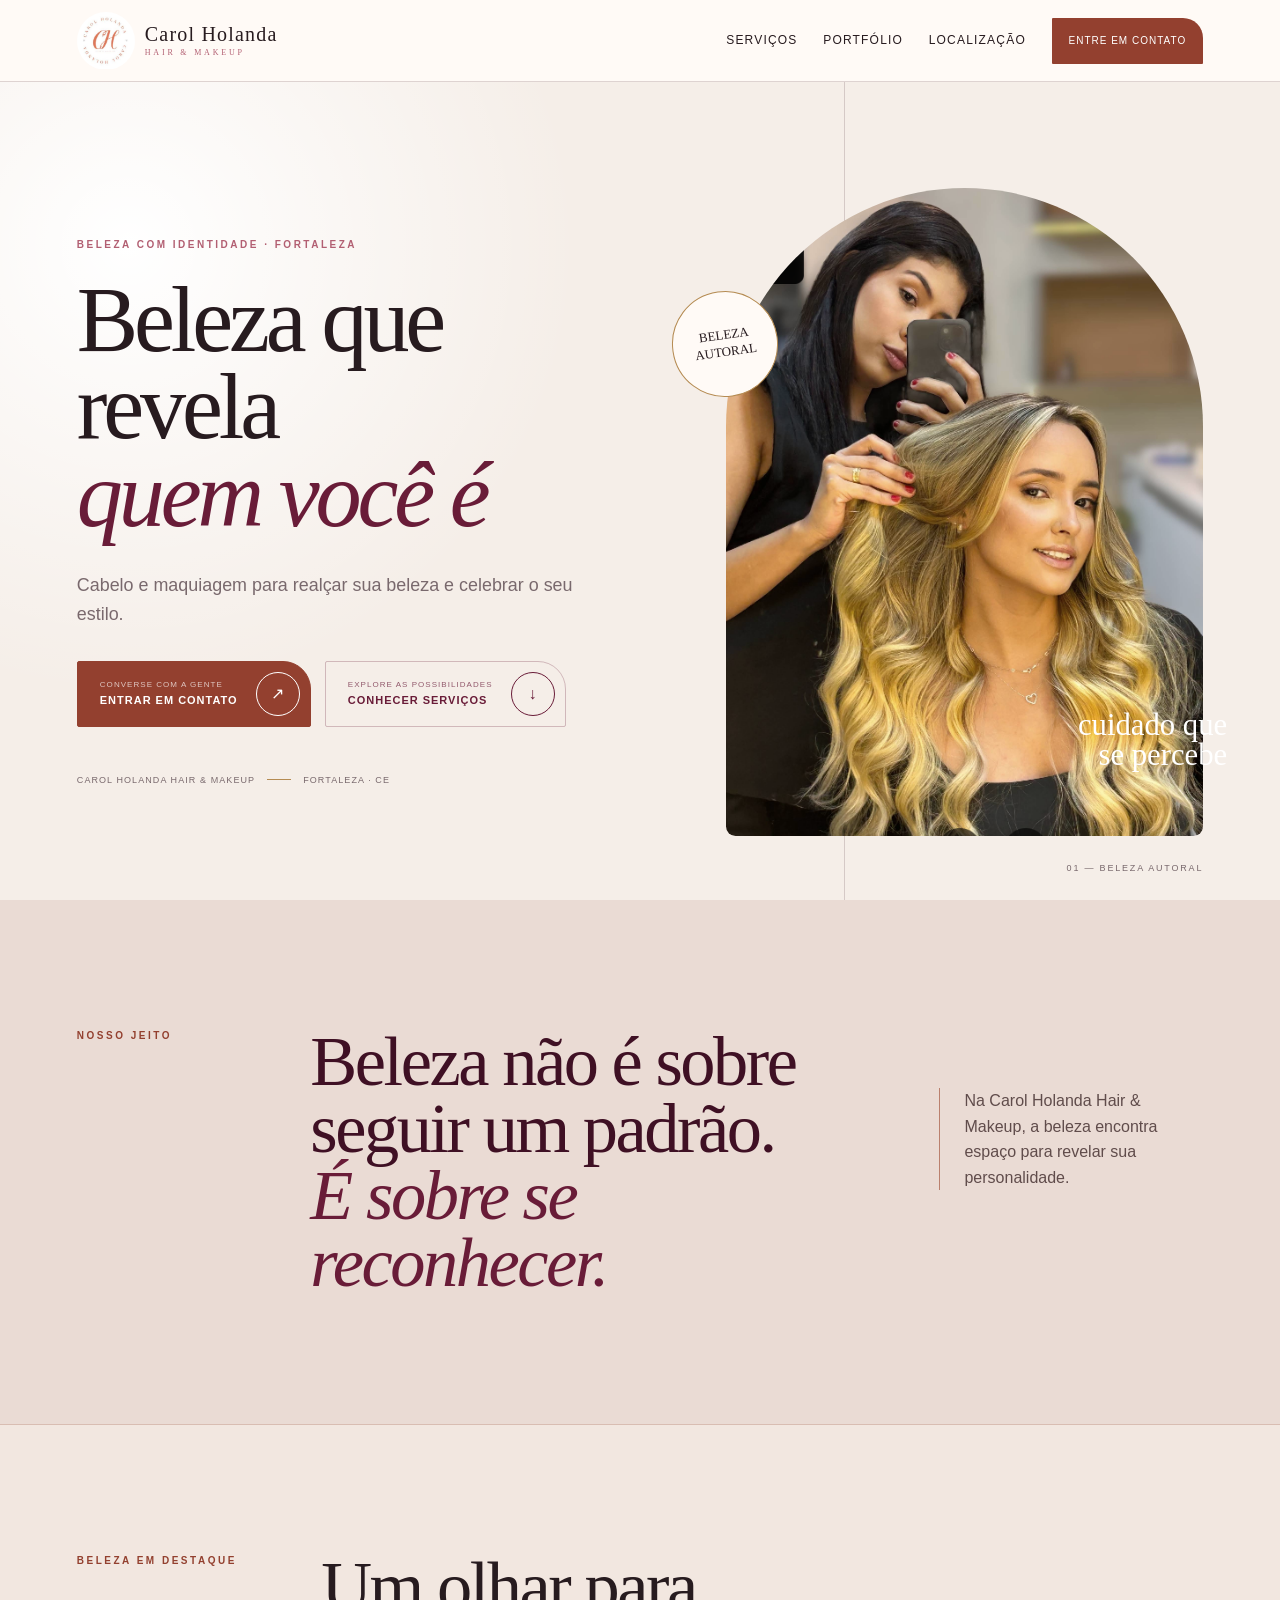
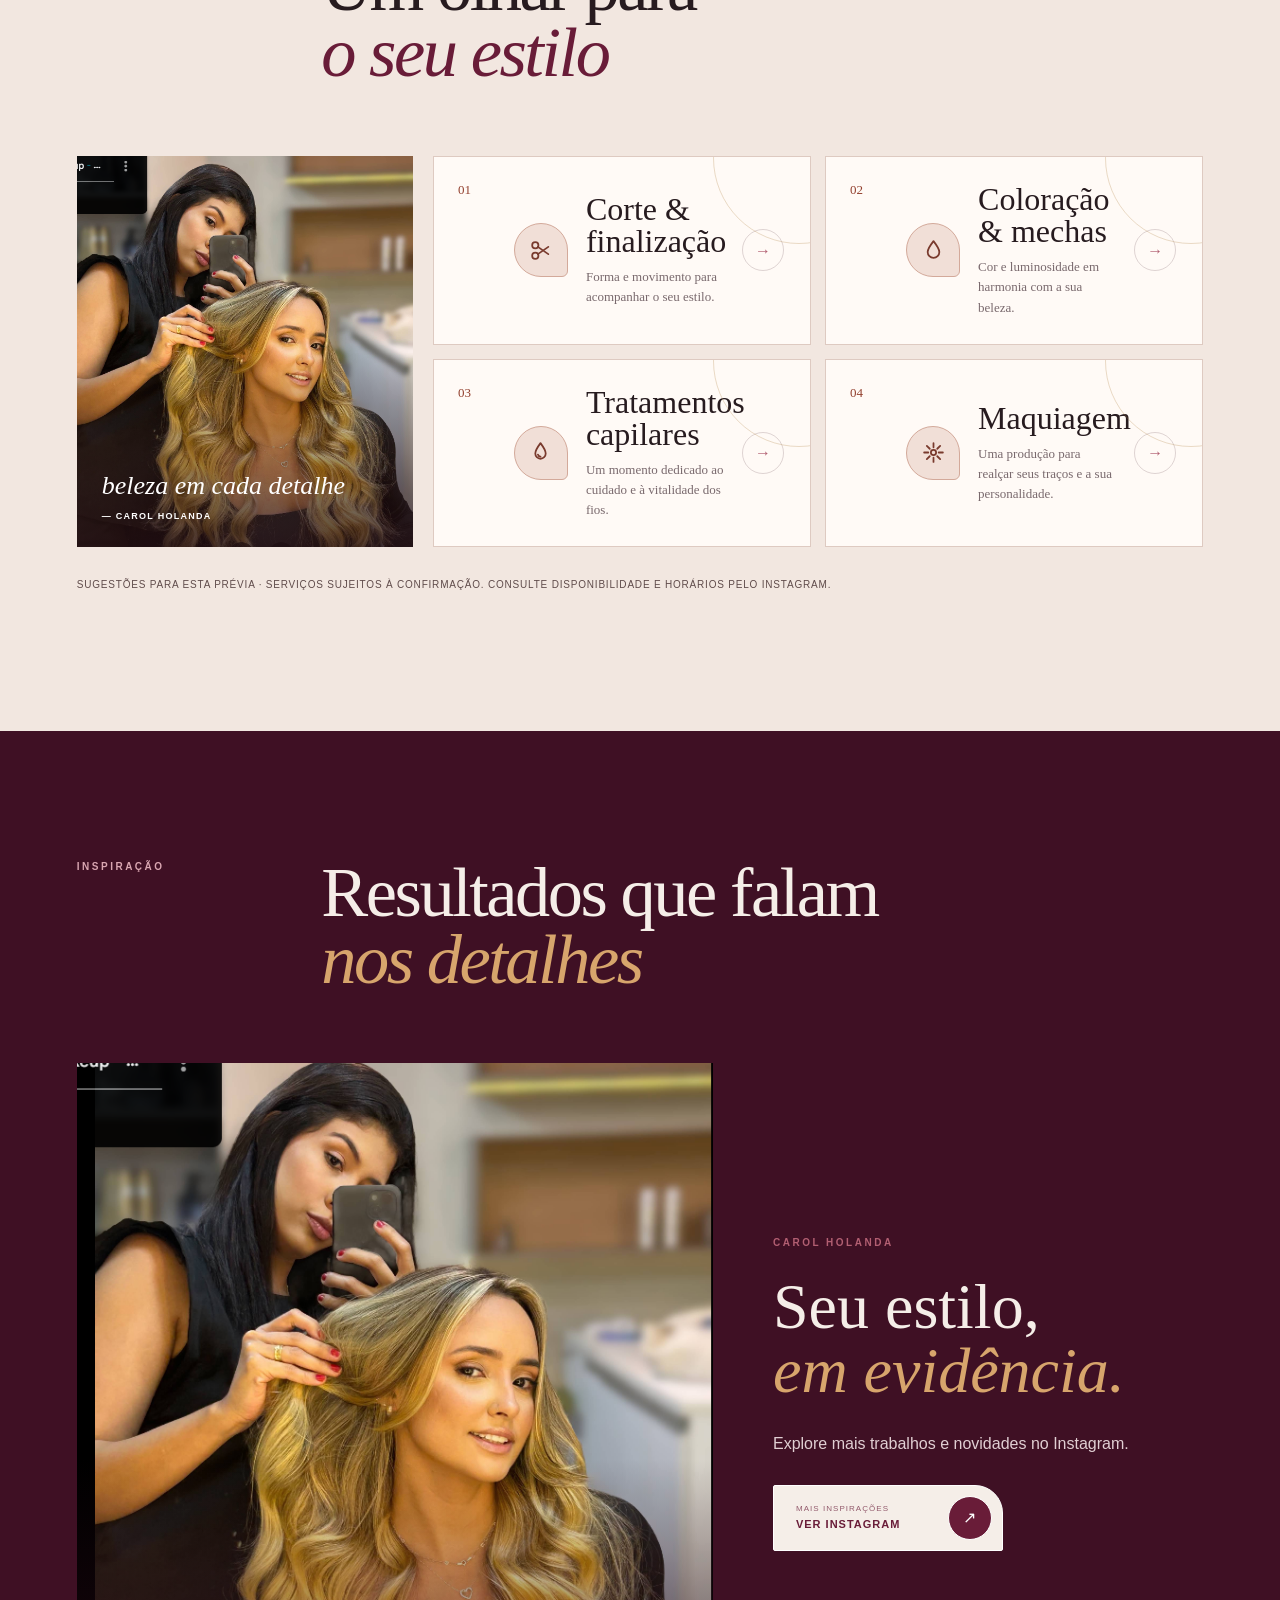
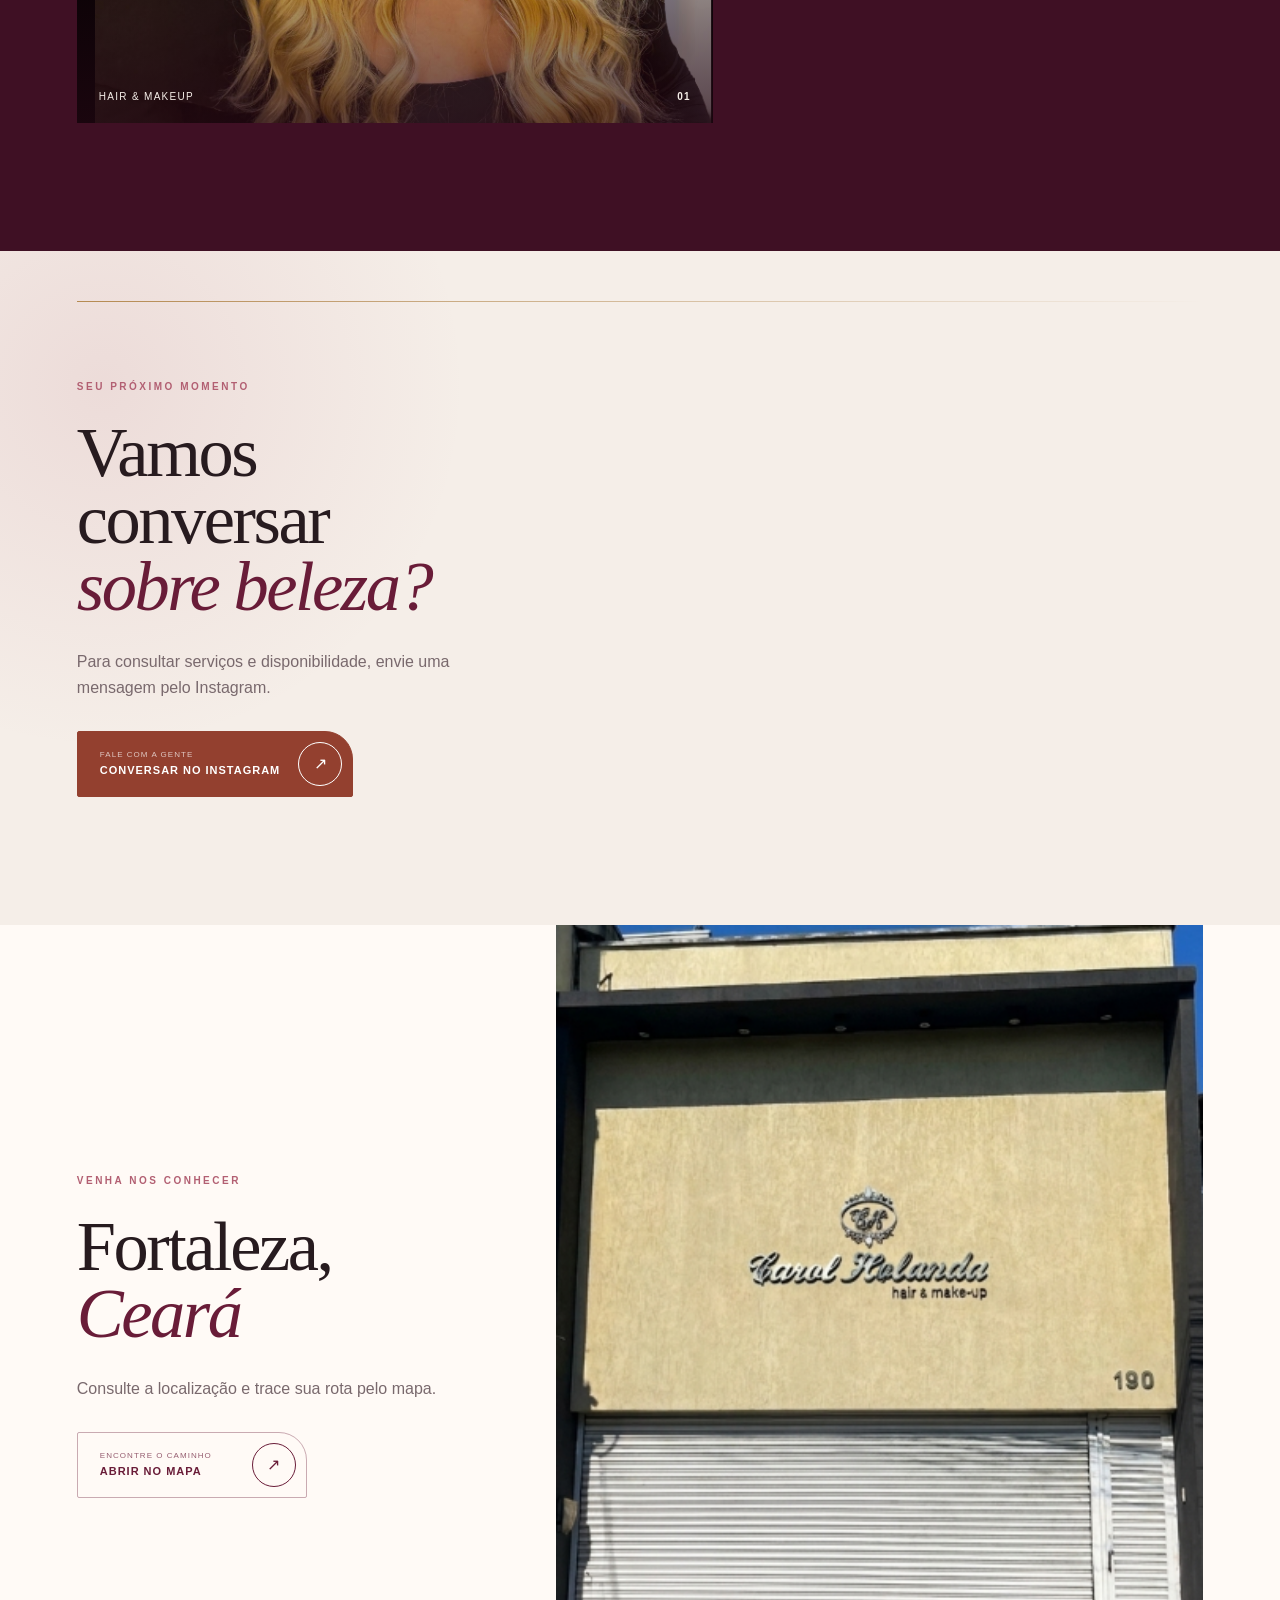
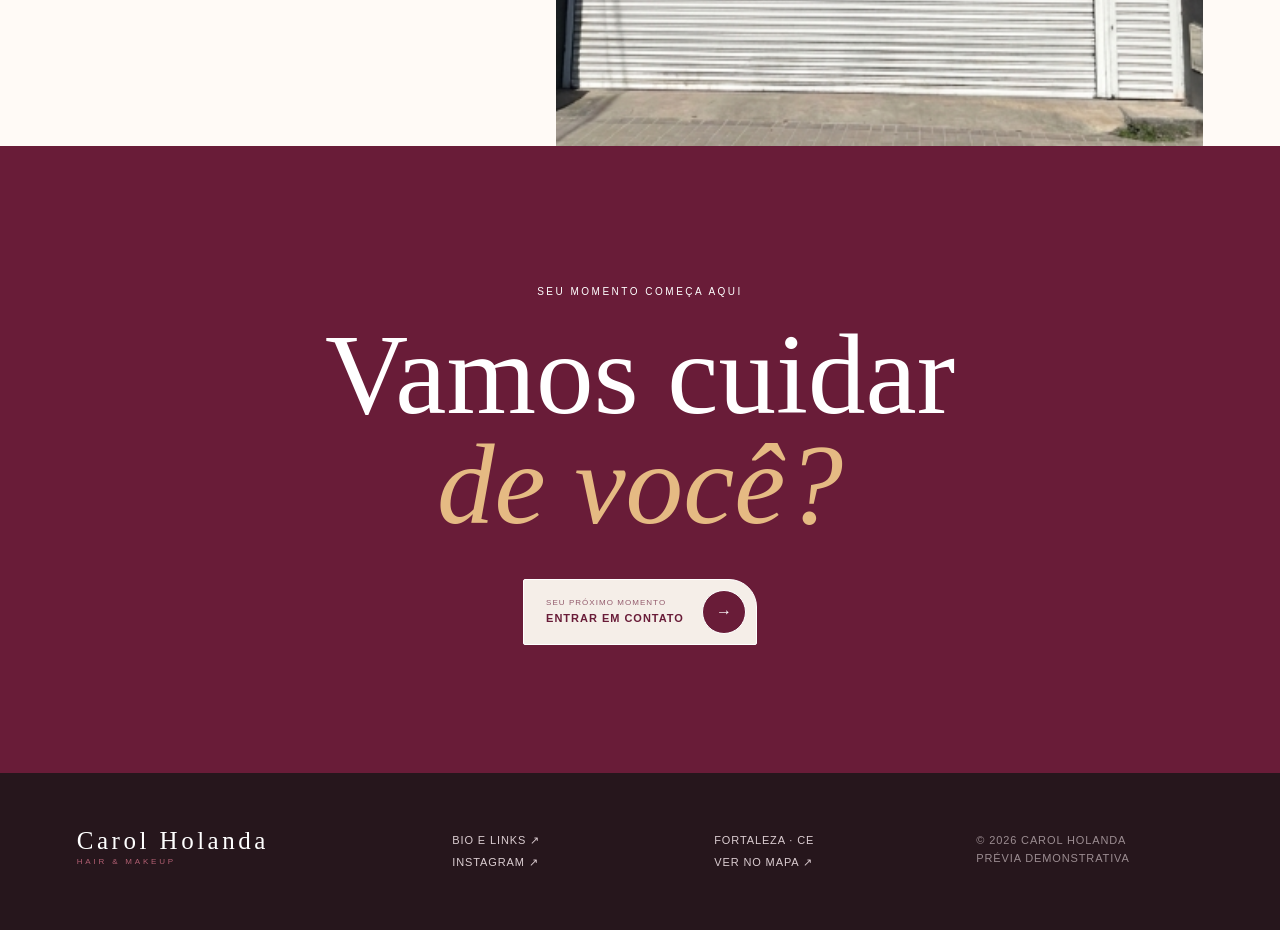
<file: index.html>
<!doctype html>
<html lang="pt-BR" class="no-js"><head><meta charset="utf-8"><meta name="viewport" content="width=device-width,initial-scale=1"><title>Carol Holanda Hair &amp; Makeup | Beleza em Fortaleza</title><meta name="description" content="Conheça Carol Holanda Hair & Makeup em Fortaleza. Inspire-se com o trabalho e entre em contato pelo Instagram."><meta name="robots" content="noindex,nofollow"><link rel="stylesheet" href="styles.css"><script>document.documentElement.classList.replace('no-js','js')</script></head>
<body><a class="skip" href="#conteudo">Ir para o conteúdo</a>
<header class="topbar"><a class="brand brand-logo" href="#inicio" aria-label="Carol Holanda, início"><img src="assets/logo.png" alt=""><span>Carol Holanda<small>hair &amp; makeup</small></span></a><button class="nav-toggle" type="button" aria-expanded="false" aria-controls="menu"><span></span><span></span><span></span><b>Menu</b></button><nav id="menu" class="nav" aria-label="Navegação principal"><a href="#servicos">Serviços</a><a href="#portfolio">Portfólio</a><a href="#localizacao">Localização</a><a class="nav-cta action action-compact" href="#contato"><span>Entre em contato</span></a></nav></header>
<main id="conteudo">
<section id="inicio" class="hero section-anchor"><div class="hero-copy reveal"><p class="eyebrow">beleza com identidade · Fortaleza</p><h1>Beleza que revela<br><em>quem você é</em></h1><p class="hero-lead">Cabelo e maquiagem para realçar sua beleza e celebrar o seu estilo.</p><div class="hero-actions"><a class="action action-primary" href="#contato"><span class="action-copy"><small>Converse com a gente</small><strong>Entrar em contato</strong></span><span class="action-disc" aria-hidden="true">↗</span></a><a class="action action-ghost" href="#servicos"><span class="action-copy"><small>Explore as possibilidades</small><strong>Conhecer serviços</strong></span><span class="action-disc" aria-hidden="true">↓</span></a></div><div class="micro-proof"><span>Carol Holanda Hair &amp; Makeup</span><i></i><span>Fortaleza · CE</span></div></div><div class="hero-art reveal" data-delay="1"><div class="arch"><img src="assets/trabalho.png" alt="Trabalho de cabelo e maquiagem apresentado por Carol Holanda"></div><span class="seal" aria-hidden="true">beleza<br>autoral</span><p>cuidado que<br>se percebe</p></div><p class="hero-index" aria-hidden="true">01 — beleza autoral</p></section>
<section class="statement section-pad reveal" aria-label="Manifesto"><p class="eyebrow">nosso jeito</p><h2>Beleza não é sobre seguir um padrão.<br><em>É sobre se reconhecer.</em></h2><p>Na Carol Holanda Hair &amp; Makeup, a beleza encontra espaço para revelar sua personalidade.</p></section>
<section id="servicos" class="services section-pad section-anchor"><div class="section-head reveal"><p class="eyebrow">beleza em destaque</p><h2>Um olhar para<br><em>o seu estilo</em></h2></div><div class="services-layout"><figure class="services-image reveal"><img src="assets/trabalho.png" alt="Produção de cabelo e maquiagem apresentada por Carol Holanda"><figcaption>beleza em cada detalhe <span>— Carol Holanda</span></figcaption></figure><div class="service-list">
<a class="service reveal" href="#contato"><span class="service-number">01</span><span class="service-icon"><svg class="icon" viewBox="0 0 24 24" aria-hidden="true"><circle cx="7" cy="7" r="3"/><circle cx="7" cy="17" r="3"/><path d="m9.5 8.5 10 7M9.5 15.5l10-7"/></svg></span><span class="service-copy"><h3>Corte &amp; finalização</h3><p>Forma e movimento para acompanhar o seu estilo.</p></span><span class="service-arrow" aria-hidden="true">→</span></a>
<a class="service reveal" href="#contato"><span class="service-number">02</span><span class="service-icon"><svg class="icon" viewBox="0 0 24 24" aria-hidden="true"><path d="M12 3c3.2 4.1 5.6 7.2 5.6 10.5A5.6 5.6 0 0 1 12 19.1a5.6 5.6 0 0 1-5.6-5.6C6.4 10.2 8.8 7.1 12 3Z"/></svg></span><span class="service-copy"><h3>Coloração &amp; mechas</h3><p>Cor e luminosidade em harmonia com a sua beleza.</p></span><span class="service-arrow" aria-hidden="true">→</span></a>
<a class="service reveal" href="#contato"><span class="service-number">03</span><span class="service-icon"><svg class="icon" viewBox="0 0 24 24" aria-hidden="true"><path d="M12 3c3 4 5 7 5 10a5 5 0 0 1-10 0c0-3 2-6 5-10Z"/><path d="M9.5 14c.4 1.3 1.3 2 2.5 2"/></svg></span><span class="service-copy"><h3>Tratamentos capilares</h3><p>Um momento dedicado ao cuidado e à vitalidade dos fios.</p></span><span class="service-arrow" aria-hidden="true">→</span></a>
<a class="service reveal" href="#contato"><span class="service-number">04</span><span class="service-icon"><svg class="icon" viewBox="0 0 24 24" aria-hidden="true"><path d="M12 3v4m0 10v4M3 12h4m10 0h4M5.6 5.6l2.8 2.8m7.2 7.2 2.8 2.8m0-12.8-2.8 2.8m-7.2 7.2-2.8 2.8"/><circle cx="12" cy="12" r="2.5"/></svg></span><span class="service-copy"><h3>Maquiagem</h3><p>Uma produção para realçar seus traços e a sua personalidade.</p></span><span class="service-arrow" aria-hidden="true">→</span></a></div></div><p class="note">Sugestões para esta prévia · serviços sujeitos à confirmação. Consulte disponibilidade e horários pelo Instagram.</p></section>
<section id="portfolio" class="portfolio section-pad section-anchor"><div class="section-head light reveal"><p class="eyebrow">inspiração</p><h2>Resultados que falam<br><em>nos detalhes</em></h2></div><div class="gallery single-gallery"><figure class="tall reveal"><img src="assets/trabalho.png" alt="Produção de cabelo e maquiagem apresentada por Carol Holanda"><figcaption><span>hair &amp; makeup</span><b>01</b></figcaption></figure><div class="gallery-copy reveal"><p class="eyebrow">carol holanda</p><h3>Seu estilo,<br><em>em evidência.</em></h3><p>Explore mais trabalhos e novidades no Instagram.</p><a class="action action-pale" href="https://www.instagram.com/carolholandahairemakeup?igsh=ZHBmbGwwZTVjemRi" target="_blank" rel="noopener noreferrer"><span class="action-copy"><small>Mais inspirações</small><strong>Ver Instagram</strong></span><span class="action-disc" aria-hidden="true">↗</span></a></div></div></section>
<section id="contato" class="booking section-pad section-anchor"><div class="booking-intro reveal"><p class="eyebrow">seu próximo momento</p><h2>Vamos conversar<br><em>sobre beleza?</em></h2><p>Para consultar serviços e disponibilidade, envie uma mensagem pelo Instagram.</p><a class="action action-primary" href="https://www.instagram.com/carolholandahairemakeup?igsh=ZHBmbGwwZTVjemRi" target="_blank" rel="noopener noreferrer"><span class="action-copy"><small>Fale com a gente</small><strong>Conversar no Instagram</strong></span><span class="action-disc" aria-hidden="true">↗</span></a></div></section>
<section id="localizacao" class="location section-pad section-anchor"><div class="location-card reveal"><p class="eyebrow">venha nos conhecer</p><h2>Fortaleza,<br><em>Ceará</em></h2><p>Consulte a localização e trace sua rota pelo mapa.</p><a class="action action-secondary" href="https://maps.app.goo.gl/RbHvqsoFSXN27ott5" target="_blank" rel="noopener noreferrer"><span class="action-copy"><small>Encontre o caminho</small><strong>Abrir no mapa</strong></span><span class="action-disc" aria-hidden="true">↗</span></a></div><div class="location-photo reveal"><img src="assets/fachada.png" alt="Fachada da Carol Holanda Hair &amp; Makeup"></div></section>
<section class="closing section-pad reveal"><p>seu momento começa aqui</p><h2>Vamos cuidar<br><em>de você?</em></h2><a class="action action-pale" href="#contato"><span class="action-copy"><small>Seu próximo momento</small><strong>Entrar em contato</strong></span><span class="action-disc" aria-hidden="true">→</span></a></section></main>
<footer><a class="brand footer-brand" href="#inicio"><span>Carol Holanda</span><small>hair &amp; makeup</small></a><div><p><a href="bio.html">Bio e links ↗</a></p><p><a href="https://www.instagram.com/carolholandahairemakeup?igsh=ZHBmbGwwZTVjemRi" target="_blank" rel="noopener noreferrer">Instagram ↗</a></p></div><div><p>Fortaleza · CE</p><p><a href="https://maps.app.goo.gl/RbHvqsoFSXN27ott5" target="_blank" rel="noopener noreferrer">Ver no mapa ↗</a></p></div><p class="legal">© <span id="year"></span> Carol Holanda<br>Prévia demonstrativa</p></footer><script src="script.js"></script></body></html>
</file>
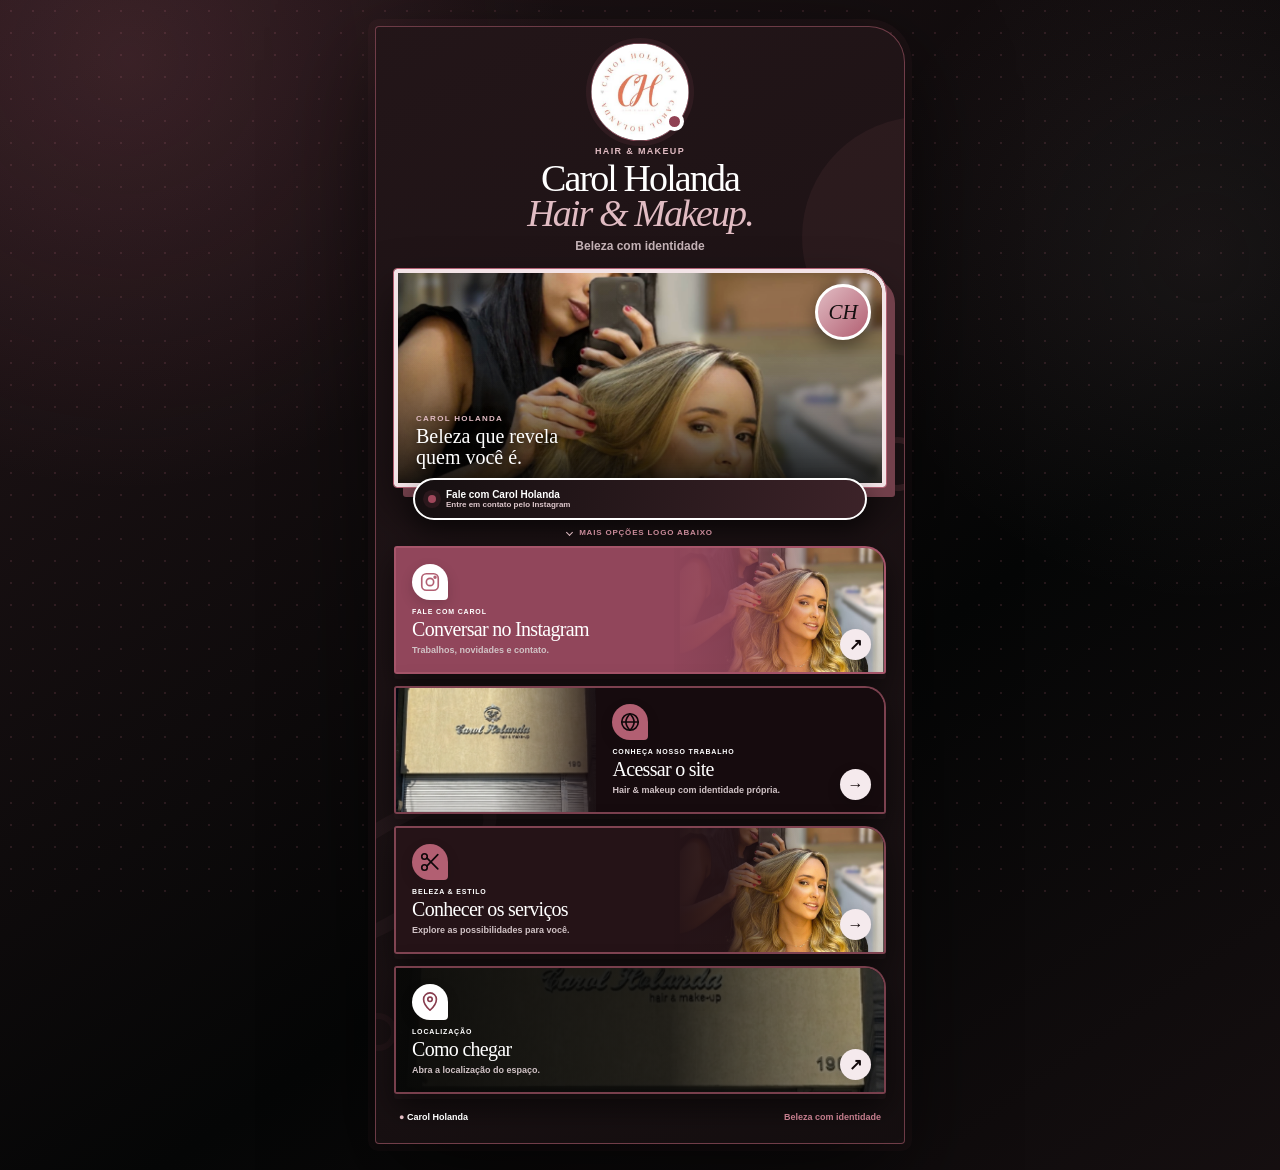
<file: bio.html>
<!doctype html><html lang="pt-BR"><head>
<meta charset="utf-8"><meta name="viewport" content="width=device-width,initial-scale=1">
<title>Carol Holanda | Links e atendimento</title>
<meta name="description" content="Carol Holanda: contatos, serviços e links oficiais.">
<meta name="robots" content="noindex,nofollow,noarchive"><meta name="theme-color" content="#0c0c0d">
<link rel="stylesheet" href="bio.css?v=bio-padrao-20261106-1"><script>document.documentElement.classList.add('bio-js')</script>
</head><body>
<div class="scene" aria-hidden="true"><i></i><i></i><i></i></div>
<main class="bio-wrap"><section class="bio-device" aria-labelledby="bio-title">
  <span class="orbit orbit-one" aria-hidden="true"></span><span class="orbit orbit-two" aria-hidden="true"></span>
  <header class="bio-header">
    <div class="brand-mark"><span aria-hidden="true"></span><img src="https://thiagorevolutio-coder.github.io/previa-carol-holanda/assets/logo.png" alt="Carol Holanda" width="180" height="180"><i aria-hidden="true"></i></div>
    <p>HAIR &amp; MAKEUP</p><h1 id="bio-title">Carol Holanda<br><em>Hair & Makeup.</em></h1><span>Beleza com identidade</span>
  </header>
  <figure class="bio-media"><img src="https://thiagorevolutio-coder.github.io/previa-carol-holanda/assets/trabalho.png" alt="Carol Holanda — imagem da empresa" width="960" height="720"><figcaption><small>CAROL HOLANDA</small><strong>Beleza que revela<br>quem você é.</strong></figcaption><b aria-hidden="true">CH</b></figure>
  <div class="quick-note"><span aria-hidden="true"></span><strong>Fale com Carol Holanda</strong><small>Entre em contato pelo Instagram</small></div>
  <p class="scroll-cue"><span aria-hidden="true"></span>Mais opções logo abaixo</p>
  <nav class="bio-links" aria-label="Links de Carol Holanda">
    <a class="bio-link contact-primary instagram-link" href="https://www.instagram.com/carolholandahairemakeup/" target="_blank" rel="noopener noreferrer" style="--card-image:url('https://thiagorevolutio-coder.github.io/previa-carol-holanda/assets/trabalho.png')"><span class="link-icon" aria-hidden="true"><svg viewBox="0 0 24 24"><rect x="3" y="3" width="18" height="18" rx="5"/><circle cx="12" cy="12" r="4"/><circle class="dot" cx="17.5" cy="6.7" r="1"/></svg></span><span class="link-copy"><small>FALE COM CAROL</small><strong>Conversar no Instagram</strong><em>Trabalhos, novidades e contato.</em></span><b class="link-arrow" aria-hidden="true">↗</b></a>
    <a class="bio-link site-link" href="index.html" style="--card-image:url('https://thiagorevolutio-coder.github.io/previa-carol-holanda/assets/fachada.png')"><span class="link-icon" aria-hidden="true"><svg viewBox="0 0 24 24"><circle cx="12" cy="12" r="9"/><path d="M3 12h18M12 3c3 3.2 4.5 6.2 4.5 9S15 17.8 12 21M12 3C9 6.2 7.5 9.2 7.5 12S9 17.8 12 21"/></svg></span><span class="link-copy"><small>CONHEÇA NOSSO TRABALHO</small><strong>Acessar o site</strong><em>Hair &amp; makeup com identidade própria.</em></span><b class="link-arrow" aria-hidden="true">→</b></a>
    <a class="bio-link services-link" href="index.html#servicos" style="--card-image:url('https://thiagorevolutio-coder.github.io/previa-carol-holanda/assets/trabalho.png')"><span class="link-icon" aria-hidden="true"><svg viewBox="0 0 24 24"><circle cx="6" cy="6" r="3"/><circle cx="6" cy="18" r="3"/><path d="m8.5 7.5 12 12M8.5 16.5 20.5 4"/></svg></span><span class="link-copy"><small>BELEZA &amp; ESTILO</small><strong>Conhecer os serviços</strong><em>Explore as possibilidades para você.</em></span><b class="link-arrow" aria-hidden="true">→</b></a>
    <a class="bio-link maps-link" href="https://maps.app.goo.gl/RbHvqsoFSXN27ott5" target="_blank" rel="noopener noreferrer" style="--card-image:url('https://thiagorevolutio-coder.github.io/previa-carol-holanda/assets/fachada.png')"><span class="link-icon" aria-hidden="true"><svg viewBox="0 0 24 24"><path d="M12 21s7-6.1 7-12a7 7 0 1 0-14 0c0 5.9 7 12 7 12Z"/><circle cx="12" cy="9" r="2.4"/></svg></span><span class="link-copy"><small>LOCALIZAÇÃO</small><strong>Como chegar</strong><em>Abra a localização do espaço.</em></span><b class="link-arrow" aria-hidden="true">↗</b></a>
  </nav>
  <footer class="bio-footer"><span><b aria-hidden="true">●</b> Carol Holanda</span><span>Beleza com identidade</span></footer>
</section></main><script src="bio.js?v=bio-padrao-20261106-1"></script></body></html>
</file>
<file: styles.css>
:root{--wine:#691c38;--wine-dark:#3f1024;--rose:#b25f72;--cream:#f5eee8;--paper:#fffaf6;--ink:#271b1f;--muted:#79696d;--gold:#b58b52;--green:#1f9d58;--line:rgba(76,35,48,.18);--serif:"Bodoni 72","Bodoni MT","Times New Roman",serif;--sans:"Avenir Next",Avenir,"Segoe UI",Arial,sans-serif;--pad:clamp(24px,6vw,96px)}
*{box-sizing:border-box}html{scroll-behavior:smooth;scroll-padding-top:92px}body{margin:0;background:var(--paper);color:var(--ink);font-family:var(--sans);font-size:16px;line-height:1.6;overflow-x:hidden}img{display:block;width:100%;height:100%;object-fit:cover}a{color:inherit;text-decoration:none}button,input{font:inherit}.skip{position:fixed;left:12px;top:-80px;z-index:100;background:var(--ink);color:#fff;padding:12px 18px}.skip:focus{top:12px}.section-anchor{scroll-margin-top:86px}.section-pad{padding:clamp(80px,10vw,150px) var(--pad)}
.topbar{height:82px;padding:0 var(--pad);display:flex;align-items:center;justify-content:space-between;border-bottom:1px solid var(--line);background:rgba(255,250,246,.94);backdrop-filter:blur(14px);position:sticky;top:0;z-index:50}.brand{display:inline-flex;flex-direction:column;line-height:1}.brand span{font-family:var(--serif);font-size:25px;letter-spacing:.14em}.brand small{margin-top:5px;font-size:8px;letter-spacing:.35em;text-transform:uppercase;color:var(--rose)}.nav{display:flex;align-items:center;gap:clamp(18px,2vw,36px)}.nav>a{font-size:12px;text-transform:uppercase;letter-spacing:.1em}.nav>a:not(.nav-cta){position:relative}.nav>a:not(.nav-cta):after{content:"";position:absolute;left:0;bottom:-5px;width:0;height:1px;background:var(--wine);transition:width .25s}.nav>a:hover:after{width:100%}.nav-cta{border:1px solid var(--wine);padding:12px 18px}.nav-toggle{display:none;border:0;background:transparent;color:var(--ink);padding:10px;min-width:48px;min-height:48px}.nav-toggle span{display:block;width:24px;height:1px;background:currentColor;margin:5px}.nav-toggle b{position:absolute;width:1px;height:1px;overflow:hidden}
.hero{min-height:calc(100svh - 82px);padding:clamp(56px,7vw,100px) var(--pad) 48px;display:grid;grid-template-columns:1.08fr .92fr;gap:7vw;align-items:center;position:relative;background:radial-gradient(circle at 10% 20%,#fff 0,transparent 34%),var(--cream)}.hero:before{content:"";position:absolute;top:0;right:34%;width:1px;height:100%;background:var(--line)}.eyebrow{text-transform:uppercase;letter-spacing:.25em;font-size:10px;font-weight:600;color:var(--rose);margin:0 0 24px}.hero h1,.section-head h2,.statement h2,.team h2,.booking h2,.location h2,.closing h2{font-family:var(--serif);font-weight:400;line-height:.95;margin:0}.hero h1{font-size:clamp(58px,7.2vw,116px);letter-spacing:-.045em}.hero h1 em,.section-head em,.statement em,.team em,.booking em,.location em,.closing em{font-weight:400;color:var(--wine)}.hero-lead{font-size:clamp(17px,1.4vw,21px);max-width:520px;color:var(--muted);margin:32px 0}.hero-actions{display:flex;align-items:center;gap:28px;flex-wrap:wrap}.button{display:inline-flex;align-items:center;justify-content:space-between;gap:26px;padding:16px 22px;min-height:54px;border:1px solid transparent;text-transform:uppercase;letter-spacing:.11em;font-size:11px;font-weight:600;transition:transform .2s,background .2s,color .2s}.button:hover{transform:translateY(-2px)}.primary{background:var(--wine);color:#fff;min-width:205px}.text-link{display:inline-flex;align-items:center;gap:12px;border-bottom:1px solid currentColor;padding:7px 0;font-size:12px;text-transform:uppercase;letter-spacing:.09em}.micro-proof{display:flex;align-items:center;gap:12px;margin-top:46px;text-transform:uppercase;font-size:9px;letter-spacing:.12em;color:var(--muted)}.micro-proof i{width:24px;height:1px;background:var(--gold)}.hero-art{position:relative;height:min(68vw,680px);max-height:72vh}.arch{height:100%;overflow:hidden;border-radius:300px 300px 12px 12px}.arch img{filter:saturate(.85)}.seal{position:absolute;left:-54px;top:16%;width:106px;height:106px;border-radius:50%;display:grid;place-content:center;text-align:center;background:var(--paper);border:1px solid var(--gold);font-family:var(--serif);text-transform:uppercase;font-size:13px;line-height:1.3;transform:rotate(-8deg)}.hero-art>p{position:absolute;right:-24px;bottom:10%;margin:0;color:#fff;text-align:right;font-family:var(--serif);font-size:clamp(22px,2.4vw,38px);line-height:1}.hero-index{position:absolute;right:var(--pad);bottom:16px;font-size:9px;letter-spacing:.2em;text-transform:uppercase;color:var(--muted)}
.statement{display:grid;grid-template-columns:.45fr 1.5fr .7fr;gap:5vw;align-items:start;border-bottom:1px solid var(--line)}.statement h2,.section-head h2,.team h2,.booking h2,.location h2{font-size:clamp(44px,5.5vw,84px);letter-spacing:-.035em}.statement>p:last-child{color:var(--muted);max-width:330px;margin-top:60px}.services{background:var(--paper)}.section-head{display:grid;grid-template-columns:.45fr 2.2fr;gap:5vw;margin-bottom:70px}.service-list{border-top:1px solid var(--line)}.service{display:grid;grid-template-columns:70px 1fr 40px;gap:25px;align-items:center;padding:32px 10px;border-bottom:1px solid var(--line);transition:padding .25s,background .25s}.service:hover{padding-left:24px;background:var(--cream)}.service>span{font-family:var(--serif);color:var(--rose)}.service h3{font-family:var(--serif);font-weight:400;font-size:clamp(28px,3vw,44px);margin:0}.service p{margin:5px 0 0;color:var(--muted)}.service>b{font-size:24px;font-weight:400;color:var(--gold)}.note,.placeholder-note{font-size:10px;letter-spacing:.08em;text-transform:uppercase;color:var(--muted);margin-top:24px}
.portfolio{background:var(--wine-dark);color:var(--cream)}.section-head.light .eyebrow{color:#d9a6b1}.section-head.light h2 em{color:#d7a56c}.gallery{display:grid;grid-template-columns:1.15fr .85fr;grid-template-rows:1fr 1fr;gap:20px}.gallery figure{margin:0;position:relative;height:320px;overflow:hidden}.gallery figure.tall{grid-row:1/3;height:660px}.gallery figure:after{content:"";position:absolute;inset:0;background:linear-gradient(transparent 60%,rgba(37,8,20,.7))}.gallery img{transition:transform .7s}.gallery figure:hover img{transform:scale(1.025)}.gallery figcaption{position:absolute;z-index:2;left:22px;right:22px;bottom:18px;display:flex;justify-content:space-between;text-transform:uppercase;letter-spacing:.13em;font-size:10px}.placeholder-note{color:#cbbdc1}.team{display:grid;grid-template-columns:.85fr 1.15fr;gap:10vw;align-items:center}.team-photo{height:690px;position:relative;background:var(--cream)}.team-photo:before{content:"";position:absolute;inset:-18px 18px 18px -18px;border:1px solid var(--gold);z-index:-1}.team-photo span{position:absolute;right:12px;bottom:10px;background:rgba(255,250,246,.85);padding:7px 10px;text-transform:uppercase;font-size:9px;letter-spacing:.14em}.team-copy>p:not(.eyebrow){max-width:580px;color:var(--muted);font-size:18px;margin:32px 0}.specialists{border-top:1px solid var(--line);margin:35px 0}.specialists span{display:block;border-bottom:1px solid var(--line);padding:15px 0;font-size:12px;text-transform:uppercase;letter-spacing:.09em}
.booking{display:grid;grid-template-columns:.8fr 1.2fr;gap:8vw;background:var(--cream)}.booking-intro{position:sticky;top:130px;align-self:start}.booking-intro>p:last-child{max-width:420px;color:var(--muted);margin-top:30px}.booking-form{background:var(--paper);padding:clamp(24px,4vw,56px);box-shadow:0 20px 70px rgba(64,20,38,.08)}fieldset{border:0;padding:0;margin:0 0 36px}legend,.name-field>span{display:block;font-weight:600;font-size:13px;margin-bottom:15px}.chips{display:flex;flex-wrap:wrap;gap:9px}.chips input{position:absolute;opacity:0;pointer-events:none}.chips span{display:block;padding:11px 15px;border:1px solid var(--line);font-size:12px;cursor:pointer;min-height:46px}.chips input:focus-visible+span{outline:3px solid rgba(105,28,56,.25);outline-offset:2px}.chips input:checked+span{background:var(--wine);color:#fff;border-color:var(--wine)}.name-field{display:block;margin-bottom:30px}.name-field input{width:100%;border:0;border-bottom:1px solid var(--line);background:transparent;padding:12px 2px;outline:none}.name-field input:focus{border-color:var(--wine)}.whatsapp{background:var(--green);color:#fff;width:100%;font-size:12px}.privacy{font-size:10px;color:var(--muted);margin:12px 0 0}.location{display:grid;grid-template-columns:.85fr 1.15fr;min-height:700px;padding-top:0;padding-bottom:0}.location-card{padding:100px 7vw 100px 0;align-self:center}.location-card>p:not(.eyebrow){color:var(--muted);margin:30px 0}.outline{border-color:var(--wine);color:var(--wine)}.map-placeholder{min-height:620px;background:linear-gradient(145deg,#d4b5a9,#8f435a);display:grid;place-content:center;text-align:center;color:#fff;position:relative}.map-placeholder:before,.map-placeholder:after{content:"";position:absolute;border:1px solid rgba(255,255,255,.45);border-radius:50%}.map-placeholder:before{width:180px;height:180px;left:15%;top:18%}.map-placeholder:after{width:310px;height:310px;right:6%;bottom:3%}.map-placeholder span{font-family:var(--serif);font-size:42px}.map-placeholder b{font-size:9px;letter-spacing:.2em;margin-top:10px}.faq{display:grid;grid-template-columns:.7fr 1.3fr;gap:8vw;background:var(--paper)}.faq .section-head{display:block}.accordion{border-top:1px solid var(--line)}details{border-bottom:1px solid var(--line)}summary{list-style:none;display:flex;align-items:center;justify-content:space-between;gap:24px;padding:25px 0;cursor:pointer;font-size:17px}summary::-webkit-details-marker{display:none}summary span{font-family:var(--serif);font-size:28px;color:var(--rose);transition:transform .2s}details[open] summary span{transform:rotate(45deg)}details p{margin:0;padding:0 40px 25px 0;color:var(--muted)}.closing{text-align:center;background:var(--wine);color:#fff}.closing>p{text-transform:uppercase;letter-spacing:.25em;font-size:10px}.closing h2{font-size:clamp(62px,9vw,130px);margin:20px 0 40px}.closing h2 em{color:#e5ba83}.pale{background:var(--cream);color:var(--wine)}footer{padding:55px var(--pad);display:grid;grid-template-columns:1.5fr 1fr 1fr 1fr;gap:35px;background:#26161c;color:#dbcdd1;align-items:start}footer p{font-size:11px;letter-spacing:.08em;text-transform:uppercase;margin:4px 0}.footer-brand span{color:#fff}.legal{opacity:.65}.float-whatsapp{position:fixed;right:22px;bottom:22px;width:54px;height:54px;border-radius:50%;display:grid;place-content:center;background:var(--green);box-shadow:0 8px 24px rgba(0,0,0,.18);z-index:40}.float-whatsapp svg{width:25px;height:25px;fill:#fff}
.js .reveal{opacity:0;transform:translateY(24px);transition:opacity .7s ease,transform .7s ease}.js .reveal[data-delay="1"]{transition-delay:.12s}.js .reveal[data-delay="2"]{transition-delay:.22s}.js .reveal.visible{opacity:1;transform:none}
/* Bio */
.bio-page{min-height:100svh;background:var(--wine-dark);padding:20px;color:var(--ink)}.bio-page:before,.bio-page:after{content:"";position:fixed;border-radius:50%;filter:blur(1px);opacity:.5;pointer-events:none}.bio-page:before{width:300px;height:300px;background:#a44f68;left:-130px;top:-120px}.bio-page:after{width:260px;height:260px;border:1px solid #cba26c;right:-100px;bottom:-80px}.bio-shell{width:min(100%,520px);margin:auto;min-height:calc(100svh - 40px);background:var(--cream);padding:32px clamp(20px,5vw,34px) 20px;position:relative;z-index:1;box-shadow:0 30px 80px rgba(0,0,0,.2);overflow:hidden}.bio-shell:before{content:"";position:absolute;width:160px;height:160px;border:1px solid rgba(181,139,82,.45);border-radius:50%;right:-75px;top:40px}.bio-header{text-align:center;position:relative}.bio-mark{width:72px;height:72px;border-radius:50%;background:var(--wine);color:#fff;display:grid;place-content:center;margin:0 auto 13px;font-family:var(--serif);font-size:30px;border:4px solid var(--cream);outline:1px solid var(--gold)}.bio-header .eyebrow{margin-bottom:7px;font-size:8px}.bio-header h1{font-family:var(--serif);font-weight:400;font-size:clamp(35px,10vw,49px);line-height:1;margin:0;color:var(--wine)}.bio-header>p:last-child{font-family:var(--serif);font-style:italic;color:var(--muted);margin:8px 0 20px}.bio-links{display:grid;gap:10px}.bio-link{min-height:68px;border:1px solid var(--line);background:rgba(255,250,246,.7);display:grid;grid-template-columns:40px 1fr 22px;gap:11px;align-items:center;padding:10px 13px;transition:transform .2s,border-color .2s}.bio-link:hover{transform:translateX(3px);border-color:var(--rose)}.bio-link strong,.bio-link small{display:block}.bio-link strong{font-size:12px;text-transform:uppercase;letter-spacing:.06em}.bio-link small{font-size:10px;color:var(--muted);margin-top:2px}.bio-link>b{font-weight:400;color:var(--gold)}.bio-icon{width:38px;height:38px;border-radius:50%;display:grid;place-content:center;background:var(--cream);color:var(--wine)}.bio-icon svg{width:19px;height:19px;fill:none;stroke:currentColor;stroke-width:1.7}.bio-icon svg .fill{fill:currentColor;stroke:none}.bio-whatsapp{background:var(--green);color:#fff;border-color:var(--green)}.bio-whatsapp small{color:rgba(255,255,255,.8)}.bio-whatsapp .bio-icon{background:rgba(255,255,255,.16);color:#fff}.bio-whatsapp .bio-icon svg{fill:#fff;stroke:none}.bio-whatsapp>b{color:#fff}.bio-services{text-align:center;margin-top:18px}.bio-services>p{text-transform:uppercase;letter-spacing:.18em;font-size:8px;color:var(--muted)}.bio-services>div{display:flex;align-items:center;justify-content:center;gap:8px;flex-wrap:wrap;font-family:var(--serif);font-size:13px;color:var(--wine)}.bio-services i{width:3px;height:3px;border-radius:50%;background:var(--gold)}.bio-footer{display:flex;align-items:center;justify-content:space-between;border-top:1px solid var(--line);padding-top:14px;margin-top:18px}.bio-footer span{font-family:var(--serif);letter-spacing:.12em;font-size:12px}.bio-footer small{font-size:8px;text-transform:uppercase;letter-spacing:.08em;color:var(--muted)}
@media(max-width:850px){.topbar{height:70px}.nav-toggle{display:block}.nav{position:absolute;top:69px;left:0;right:0;background:var(--paper);padding:22px var(--pad) 28px;display:none;flex-direction:column;align-items:stretch;border-bottom:1px solid var(--line);box-shadow:0 15px 30px rgba(50,20,31,.1)}.nav.is-open{display:flex}.no-js .nav{display:flex;position:static;box-shadow:none;padding:0;flex-direction:row}.no-js .nav-toggle{display:none}.hero{grid-template-columns:1fr;min-height:auto;padding-top:70px}.hero:before{display:none}.hero-copy{z-index:1}.hero-art{height:600px;max-height:none;margin-left:16vw}.hero-index{display:none}.statement{grid-template-columns:1fr}.statement>p:last-child{margin-top:0}.section-head{grid-template-columns:1fr}.team,.booking,.location,.faq{grid-template-columns:1fr}.team-photo{height:580px}.booking-intro{position:static}.location-card{padding:80px 0}.location{padding-left:var(--pad);padding-right:var(--pad);padding-bottom:80px}.map-placeholder{min-height:480px}.faq .section-head{margin-bottom:20px}footer{grid-template-columns:1fr 1fr}.footer-brand{grid-column:1/-1}}
@media(max-width:560px){:root{--pad:20px}.section-pad{padding-top:74px;padding-bottom:74px}.hero{padding-top:48px;gap:38px}.hero h1{font-size:53px}.hero-lead{font-size:16px;margin:24px 0}.hero-actions{gap:18px}.primary{width:100%}.micro-proof{margin-top:28px;flex-wrap:wrap}.hero-art{height:430px;margin:0 0 0 28px}.seal{width:80px;height:80px;left:-28px;font-size:10px}.hero-art>p{right:8px}.statement h2,.section-head h2,.team h2,.booking h2,.location h2{font-size:45px}.statement h2 br{display:none}.section-head{margin-bottom:40px}.service{grid-template-columns:36px 1fr 22px;gap:10px;padding:24px 0}.service p{font-size:13px}.gallery{grid-template-columns:1fr 1fr;grid-template-rows:auto}.gallery figure,.gallery figure.tall{height:310px;grid-row:auto}.gallery figure.tall{grid-column:1/-1;height:460px}.team{gap:70px}.team-photo{height:470px;margin-left:12px}.team-copy>p:not(.eyebrow){font-size:16px}.booking{gap:44px}.booking-form{padding:24px 18px}.chips span{padding:11px 12px}.map-placeholder{min-height:370px}.closing h2{font-size:62px}footer{grid-template-columns:1fr;gap:20px}.footer-brand{grid-column:auto}.float-whatsapp{right:14px;bottom:14px}.bio-page{padding:0}.bio-shell{min-height:100svh;box-shadow:none;padding-top:22px}.bio-mark{width:64px;height:64px}.bio-header h1{font-size:38px}.bio-header>p:last-child{margin-bottom:14px}.bio-link{min-height:63px}.bio-services{margin-top:14px}.bio-footer{margin-top:14px}}
@media(max-width:370px){.hero h1{font-size:46px}.hero-art{height:390px}.bio-shell{padding-left:15px;padding-right:15px}.bio-header h1{font-size:34px}.bio-link{padding:8px 10px}}
@media(prefers-reduced-motion:reduce){html{scroll-behavior:auto}*,*:before,*:after{animation-duration:.01ms!important;transition-duration:.01ms!important}.js .reveal{opacity:1;transform:none}}
.bio-page .bio-footer{padding:14px 0 0;background:transparent;color:var(--ink)}

/* Componentes autorais — botões, cards e agendamento */
.icon{width:21px;height:21px;display:block;fill:none;stroke:currentColor;stroke-width:1.7;stroke-linecap:round;stroke-linejoin:round;flex:none}
a,button,summary,label{-webkit-tap-highlight-color:transparent}
a:focus-visible,button:focus-visible,summary:focus-visible,input:focus-visible{outline:3px solid rgba(181,139,82,.75);outline-offset:4px}
.action{position:relative;isolation:isolate;display:inline-grid;grid-template-columns:minmax(0,1fr) 44px;align-items:center;gap:18px;min-width:230px;min-height:66px;padding:9px 10px 9px 22px;border:1px solid transparent;border-radius:2px 28px 2px 2px;text-align:left;overflow:hidden;box-shadow:0 12px 28px rgba(63,16,36,.11);transition:transform .24s ease,box-shadow .24s ease,border-color .24s ease,background-color .24s ease}
.action:before{content:"";position:absolute;z-index:-1;inset:0;background:linear-gradient(105deg,rgba(255,255,255,.1),transparent 45%);transform:translateX(-105%);transition:transform .42s ease}
.action:hover{transform:translateY(-3px);box-shadow:0 18px 36px rgba(63,16,36,.2)}.action:hover:before{transform:none}.action:active{transform:translateY(0) scale(.985);box-shadow:0 7px 17px rgba(63,16,36,.14)}
.action-copy{min-width:0;display:flex;flex-direction:column}.action-copy small{font-size:8px;line-height:1.2;text-transform:uppercase;letter-spacing:.13em;opacity:.7}.action-copy strong{font-size:11px;line-height:1.25;text-transform:uppercase;letter-spacing:.09em;margin-top:4px}.action-disc,.action-end{width:44px;height:44px;border-radius:50%;display:grid;place-content:center;background:rgba(255,255,255,.13);transition:transform .25s ease,background .25s ease}.action:hover .action-disc,.action:hover .action-end{transform:rotate(-8deg) scale(1.05);background:rgba(255,255,255,.22)}.action-disc .icon,.action-end .icon{width:19px;height:19px}
.action-primary{background:linear-gradient(135deg,var(--wine),#7f2849);color:#fff;border-color:#8e3f5a}.action-secondary{background:var(--paper);color:var(--wine);border-color:rgba(105,28,56,.36);box-shadow:7px 7px 0 rgba(178,95,114,.12)}.action-secondary .action-disc,.action-secondary .action-end{background:var(--cream);color:var(--wine)}.action-ghost{background:transparent;color:var(--wine);border-color:rgba(105,28,56,.26);box-shadow:none}.action-ghost .action-disc{background:rgba(105,28,56,.08)}.action-pale{background:var(--cream);color:var(--wine);border-color:#fff}.action-pale .action-disc{background:var(--wine);color:#fff}
.action-compact{display:inline-flex;min-width:0;min-height:46px;padding:10px 17px;border-radius:1px 20px 1px 1px;background:var(--wine);color:#fff!important;box-shadow:5px 5px 0 rgba(181,139,82,.22);font-size:10px!important}.action-compact .icon{width:17px;height:17px}.nav .nav-cta{border:0}
.hero-actions{gap:14px}.hero-actions .action{min-width:234px}.hero-actions .action-ghost{min-width:216px}.text-link{transition:color .2s ease,transform .2s ease}.text-link:hover{color:var(--wine);transform:translateX(3px)}

.service-list{display:grid;grid-template-columns:repeat(2,minmax(0,1fr));gap:14px;border:0}.service{position:relative;display:grid;grid-template-columns:38px 54px minmax(0,1fr) 44px;gap:18px;min-height:174px;align-items:center;padding:26px 24px;border:1px solid var(--line);background:linear-gradient(135deg,#fffaf6,#f7eee9);overflow:hidden;transition:transform .28s ease,box-shadow .28s ease,border-color .28s ease,background .28s ease}.service:before{content:"";position:absolute;right:-75px;top:-85px;width:170px;height:170px;border:1px solid rgba(181,139,82,.3);border-radius:50%;transition:transform .35s ease}.service:hover{padding-left:24px;transform:translateY(-5px);border-color:rgba(105,28,56,.32);background:#fff;box-shadow:0 22px 45px rgba(79,31,48,.12)}.service:hover:before{transform:scale(1.12)}.service-number{align-self:start;font:400 13px/1 var(--serif);color:var(--rose)}.service-icon{width:54px;height:54px;display:grid;place-content:center;border:1px solid rgba(181,139,82,.55);border-radius:50% 50% 6px 50%;color:var(--wine);background:var(--paper);transition:background .25s,color .25s,transform .25s}.service:hover .service-icon{background:var(--wine);color:#fff;transform:rotate(-5deg)}.service-icon .icon{width:25px;height:25px}.service-copy h3{font-family:var(--serif);font-weight:400;font-size:clamp(27px,2.5vw,39px);line-height:1;margin:0}.service-copy p{margin:10px 0 0;color:var(--muted);font-size:13px;line-height:1.55}.service-arrow{width:42px;height:42px;display:grid;place-content:center;border:1px solid var(--line);border-radius:50%;color:var(--wine);transition:background .25s,color .25s,transform .25s}.service:hover .service-arrow{background:var(--wine);color:#fff;transform:translateX(3px)}.service-arrow .icon{width:18px}.note{margin-top:30px}

.booking{position:relative;background:radial-gradient(circle at 8% 20%,rgba(178,95,114,.13),transparent 28%),var(--cream)}.booking:before{content:"";position:absolute;left:var(--pad);right:var(--pad);top:50px;height:1px;background:linear-gradient(90deg,var(--gold),transparent)}.booking-count{display:inline-block;margin:0 0 22px;padding:8px 12px;border:1px solid rgba(181,139,82,.45);border-radius:999px;color:var(--wine);font-size:9px;text-transform:uppercase;letter-spacing:.14em}.booking-assurance{display:flex;gap:12px;align-items:center;margin-top:34px;padding-top:24px;border-top:1px solid var(--line);color:var(--wine);font-size:12px;text-transform:uppercase;letter-spacing:.08em}.booking-assurance .icon{width:35px;height:35px;padding:8px;border:1px solid var(--gold);border-radius:50%}.booking-assurance small{color:var(--muted);text-transform:none;letter-spacing:0;font-size:11px}.booking-form{position:relative;border:1px solid rgba(105,28,56,.13);border-radius:3px 70px 3px 3px;padding:clamp(28px,4vw,54px);box-shadow:0 32px 80px rgba(64,20,38,.12);overflow:hidden}.booking-form:before{content:"";position:absolute;right:-55px;top:-70px;width:190px;height:190px;border:1px solid rgba(181,139,82,.28);border-radius:50%;pointer-events:none}.booking-progress{display:flex;align-items:center;margin-bottom:40px}.booking-progress span{width:31px;height:31px;display:grid;place-content:center;border:1px solid var(--line);border-radius:50%;font:400 11px/1 var(--serif);color:var(--muted)}.booking-progress span.is-active{background:var(--wine);color:#fff;border-color:var(--wine)}.booking-progress i{width:42px;height:1px;background:var(--line)}.booking-form fieldset{margin-bottom:38px}.booking-form legend,.name-field>span{display:flex;align-items:center;gap:10px;font-family:var(--serif);font-size:19px;font-weight:400}.booking-form legend>span,.name-field>span b{width:28px;height:28px;display:grid;place-content:center;border:1px solid var(--gold);border-radius:50%;font:400 10px/1 var(--sans);color:var(--wine)}.service-choices .chips{display:grid;grid-template-columns:repeat(2,minmax(0,1fr));gap:9px}.service-choices .chips label:last-child{grid-column:1/-1}.service-choices .chips span{min-height:70px;display:flex;align-items:center;gap:10px;padding:12px 14px;border:1px solid var(--line);border-radius:2px 18px 2px 2px;background:#fff;transition:background .2s,color .2s,border-color .2s,transform .2s}.service-choices .chips span .icon{width:22px;height:22px}.service-choices .chips span b{font-size:11px;text-transform:uppercase;letter-spacing:.06em}.service-choices .chips input:checked+span{background:var(--wine);border-color:var(--wine);color:#fff;transform:translateY(-2px);box-shadow:0 8px 18px rgba(105,28,56,.18)}.period-choices .chips{display:grid;grid-template-columns:repeat(4,1fr);gap:7px}.period-choices .chips span{min-height:48px;display:grid;place-content:center;padding:8px;border-radius:999px;background:#fff;text-align:center}.period-choices .chips input:checked+span{background:var(--wine);color:#fff}.name-field input{border:1px solid var(--line);border-radius:2px 18px 2px 2px;background:#fff;padding:16px 18px}.name-field input:focus{border-color:var(--wine);box-shadow:0 0 0 4px rgba(105,28,56,.08)}.action-whatsapp{width:100%;grid-template-columns:50px minmax(0,1fr) 42px;min-height:76px;padding:9px 12px;background:linear-gradient(135deg,#179a57,#087b45);color:#fff;border-color:#36ae72;border-radius:3px 30px 3px 3px;box-shadow:0 13px 28px rgba(10,121,68,.22)}.action-whatsapp .action-disc{width:48px;height:48px}.action-whatsapp .action-disc .icon{width:26px;height:26px}.action-whatsapp .action-end{width:38px;height:38px}.action-whatsapp:hover{box-shadow:0 18px 34px rgba(10,121,68,.3)}

.float-whatsapp{right:20px;bottom:18px;width:auto;height:auto;min-height:58px;padding:7px 16px 7px 7px;display:grid;grid-template-columns:44px auto;grid-template-rows:auto auto;column-gap:10px;place-content:initial;align-items:center;border-radius:30px 30px 7px 30px;background:var(--green);color:#fff;box-shadow:0 14px 34px rgba(0,0,0,.25);transition:transform .2s,background .2s}.float-whatsapp:hover{transform:translateY(-3px);background:#087b45}.float-whatsapp:active{transform:scale(.98)}.float-whatsapp>span{grid-row:1/3;width:44px;height:44px;border-radius:50%;display:grid;place-content:center;background:rgba(255,255,255,.15)}.float-whatsapp .icon{width:25px;height:25px}.float-whatsapp b{align-self:end;font-size:11px;line-height:1.1;text-transform:uppercase;letter-spacing:.06em}.float-whatsapp small{align-self:start;font-size:8px;line-height:1.1;opacity:.8}

/* Bio refinada */
.bio-page{background:radial-gradient(circle at 15% 0,#98455f 0,transparent 30%),linear-gradient(155deg,#32101f,#160b10);padding:14px}.bio-shell{width:min(100%,500px);min-height:calc(100svh - 28px);padding:26px 24px 18px;background:linear-gradient(150deg,#fbf5ef,#f2e6df);border:1px solid rgba(215,165,108,.55);border-radius:3px 46px 3px 3px}.bio-shell:before{width:190px;height:190px;right:-90px;top:-70px}.bio-header{text-align:left}.bio-identity{display:flex;align-items:center;gap:13px}.bio-mark{width:62px;height:62px;margin:0;border-width:3px;font-size:25px;flex:none}.bio-header .eyebrow{margin:0 0 6px}.bio-status{display:inline-flex;align-items:center;gap:6px;font-size:8px;text-transform:uppercase;letter-spacing:.1em;color:#44705b}.bio-status i{width:7px;height:7px;border-radius:50%;background:#26a765;box-shadow:0 0 0 4px rgba(38,167,101,.11)}.bio-header h1{font-size:clamp(39px,11vw,52px);margin:18px 0 0;max-width:390px;line-height:.93}.bio-header>p{font-family:var(--serif);font-style:italic;color:var(--muted);margin:8px 0 13px}.bio-scroll-note{display:flex;justify-content:space-between;align-items:center;padding-bottom:10px;border-bottom:1px solid var(--line);font-size:8px;text-transform:uppercase;letter-spacing:.15em;color:var(--muted)}.bio-scroll-note .icon{width:15px;height:15px}.bio-links{gap:9px;margin-top:10px}.bio-link{position:relative;min-height:66px;grid-template-columns:45px minmax(0,1fr) 33px;gap:11px;padding:10px 12px;border:1px solid rgba(105,28,56,.18);border-radius:2px 22px 2px 2px;background:rgba(255,250,246,.82);box-shadow:5px 6px 0 rgba(105,28,56,.05);overflow:hidden;transition:transform .22s,box-shadow .22s,border-color .22s}.bio-link:before{content:"";position:absolute;inset:0;background:linear-gradient(100deg,rgba(255,255,255,.16),transparent 55%);transform:translateX(-100%);transition:transform .35s}.bio-link:hover{transform:translateY(-2px);box-shadow:7px 10px 18px rgba(63,16,36,.12);border-color:rgba(105,28,56,.35)}.bio-link:hover:before{transform:none}.bio-link:active{transform:scale(.985)}.bio-link strong,.bio-link small,.bio-link em{display:block}.bio-link small{font-size:7px;font-weight:600;letter-spacing:.14em;color:var(--rose)}.bio-link strong{font-size:12px;margin-top:1px}.bio-link em{font-size:9px;font-style:normal;color:inherit;opacity:.72;margin-top:1px}.bio-link>b{width:31px;height:31px;display:grid;place-content:center;border:1px solid currentColor;border-radius:50%;color:var(--gold)}.bio-link>b .icon{width:15px;height:15px}.bio-icon{width:43px;height:43px;border-radius:50% 50% 5px 50%;border:1px solid rgba(181,139,82,.38)}.bio-icon .icon{width:21px;height:21px}.bio-whatsapp{min-height:78px;background:linear-gradient(135deg,#179a57,#087b45);border-color:#2eaa6c;color:#fff;box-shadow:7px 8px 0 rgba(8,123,69,.15)}.bio-whatsapp small{color:#cdf2dd}.bio-whatsapp .bio-icon{width:46px;height:46px}.bio-whatsapp>b{color:#fff}.bio-link-grid{display:grid;grid-template-columns:1fr 1fr;gap:9px}.bio-link-grid .bio-link{grid-template-columns:42px minmax(0,1fr);grid-template-rows:auto auto;min-height:92px;padding:12px}.bio-link-grid .bio-icon{grid-row:1}.bio-link-grid .bio-link>span:nth-child(2){grid-column:1/-1}.bio-link-grid .bio-link>b{position:absolute;right:10px;top:10px;width:27px;height:27px}.bio-instagram{background:linear-gradient(145deg,#fff9f6,#f0d9d8)}.bio-site{background:var(--wine);color:#fff;border-color:var(--wine)}.bio-site small{color:#e5b8c3}.bio-site .bio-icon{background:rgba(255,255,255,.1);color:#fff}.bio-site>b{color:#e5ba83}.bio-location{background:#f3e6cf;border-color:#d9bd91}.bio-services{margin-top:13px}.bio-services>p{margin:0 0 6px}.bio-footer{margin-top:12px}

@media(max-width:850px){.no-js .nav{flex-wrap:wrap}.action-compact{display:inline-flex}.service-list{grid-template-columns:1fr}.booking:before{top:35px}.booking-assurance{max-width:360px}}
@media(max-width:560px){body:not(.bio-page){padding-bottom:72px}.topbar{z-index:60}.hero-actions{display:grid;grid-template-columns:1fr 1fr;gap:9px}.hero-actions .action{min-width:0;width:100%;min-height:69px;padding:9px 8px 9px 13px;grid-template-columns:minmax(0,1fr) 38px;gap:7px}.hero-actions .action-copy small{font-size:7px}.hero-actions .action-copy strong{font-size:9px}.hero-actions .action-disc{width:36px;height:36px}.service{grid-template-columns:27px 48px minmax(0,1fr) 36px;gap:10px;min-height:150px;padding:20px 14px}.service:hover{padding-left:14px}.service-icon{width:48px;height:48px}.service-copy h3{font-size:27px}.service-copy p{font-size:12px;margin-top:7px}.service-arrow{width:34px;height:34px}.team-copy .action,.location-card .action{width:100%}.booking{padding-left:16px;padding-right:16px}.booking-form{border-radius:3px 42px 3px 3px;padding:26px 16px}.booking-progress{margin-bottom:30px}.service-choices .chips span{min-height:62px;padding:10px}.service-choices .chips span b{font-size:9px}.period-choices .chips{grid-template-columns:1fr 1fr}.action-whatsapp{grid-template-columns:46px minmax(0,1fr) 34px;min-height:74px}.action-whatsapp .action-copy strong{font-size:10px}.float-whatsapp{left:12px;right:12px;bottom:10px;min-height:58px;border-radius:4px 26px 4px 4px;grid-template-columns:40px 1fr}.float-whatsapp>span{width:40px;height:40px}.float-whatsapp b{font-size:12px}.bio-page{padding:0}.bio-shell{min-height:100svh;border:0;border-radius:0;padding:18px 20px 12px}.bio-mark{width:54px;height:54px;font-size:22px}.bio-header h1{font-size:39px;margin-top:13px}.bio-header>p{margin:6px 0 9px}.bio-links{margin-top:8px;gap:8px}.bio-whatsapp{min-height:73px}.bio-link-grid{gap:8px}.bio-link-grid .bio-link{min-height:85px}.bio-location{min-height:60px}.bio-services{margin-top:10px}.bio-footer{margin-top:9px;padding-top:9px!important}}
@media(max-width:370px){.hero-actions{grid-template-columns:1fr}.service{grid-template-columns:26px 44px minmax(0,1fr)}.service-arrow{display:none}.bio-shell{padding-left:15px;padding-right:15px}.bio-header h1{font-size:34px}.bio-link-grid .bio-link{padding:9px}.bio-link strong{font-size:10px}}
/* Adaptação Carol Holanda: manter a estrutura do modelo e usar apenas imagens fornecidas. */
.brand-logo{flex-direction:row;align-items:center;gap:10px}.brand-logo img{width:58px;height:58px;object-fit:contain;border-radius:50%}.brand-logo>span{font-size:20px;letter-spacing:.06em}.brand-logo small{display:block}
.single-gallery{grid-template-rows:auto;align-items:stretch}.single-gallery figure.tall{grid-row:auto}.gallery-copy{align-self:center;padding:40px}.gallery-copy h3{font:400 clamp(40px,5vw,70px)/1 var(--serif);margin:0}.gallery-copy h3 em{color:#d7a56c}.gallery-copy>p:not(.eyebrow){color:#e1cfd3;margin:28px 0}.booking-intro>p:not(.eyebrow){max-width:420px;color:var(--muted);margin:30px 0}.location-photo{min-height:620px;overflow:hidden}.location-photo img{object-position:center}
/* A forma e hierarquia do modelo permanecem; acabamento sóbrio conforme feedback. */
.action,.action-secondary,.action-compact{box-shadow:none}.action:before{display:none}.action:hover,.action:active{transform:none;box-shadow:none}.action-primary,.action-compact{background:#93402f;border-color:#93402f}.action-primary:hover,.action-compact:hover{background:#713025}.action-secondary,.action-ghost{background:transparent}.action-disc,.action-end,.action-secondary .action-disc,.action-ghost .action-disc{background:transparent;border:1px solid currentColor}.action:hover .action-disc,.action:hover .action-end{transform:none;background:transparent}.action:focus-visible,.service:focus-visible,.nav-toggle:focus-visible{outline:3px solid #c16b53;outline-offset:4px}
.service-copy h3{color:var(--ink)}
@media(max-width:850px){.location-photo{min-height:480px;height:550px}.single-gallery figure.tall{height:600px}}
@media(max-width:560px){body:not(.bio-page){padding-bottom:0}.brand-logo img{width:48px;height:48px}.brand-logo>span{font-size:16px}.single-gallery{grid-template-columns:1fr}.single-gallery figure.tall{grid-column:auto;height:460px}.gallery-copy{padding:25px 4px}.location-photo{min-height:0;height:440px}.hero h1{font-size:clamp(43px,12vw,53px)}}
/* Manifesto e serviços: tons quentes da identidade e imagem real fornecida. */
.statement{background:#eadbd4;border-bottom:1px solid #d9bdb2}.statement .eyebrow{color:#93402f}.statement h2{color:#3f1024}.statement>p:last-child{color:#604c4b;border-left:1px solid #ba806d;padding-left:24px}
.services{background:#f2e7e0}.services .section-head .eyebrow{color:#93402f}.services-layout{display:grid;grid-template-columns:minmax(260px,.72fr) minmax(0,1.65fr);gap:20px;align-items:stretch}.services-image{margin:0;min-height:100%;position:relative;overflow:hidden;background:#7b4b43}.services-image:after{content:"";position:absolute;inset:50% 0 0;background:linear-gradient(transparent,rgba(35,15,20,.78));pointer-events:none}.services-image img{position:absolute;inset:0;object-position:center}.services-image figcaption{position:absolute;z-index:1;bottom:25px;left:25px;right:25px;color:#fff;font:italic 26px/1.1 var(--serif)}.services-image figcaption span{display:block;margin-top:9px;font:600 9px/1.4 var(--sans);letter-spacing:.14em;text-transform:uppercase}.services .service{background:#fffaf6;border-color:#decac1}.services .service-icon{background:#f1dfd7;border-color:#d3a99a;color:#793a2d}.services .service-number{color:#93402f}.services .note{color:#604c4b;line-height:1.6}
@media(max-width:1100px){.services-layout{grid-template-columns:minmax(220px,.8fr) minmax(0,1.2fr)}.services .service-list{grid-template-columns:1fr}.services-image img{object-position:45% center}}
@media(max-width:700px){.statement>p:last-child{padding-left:16px}.services-layout{grid-template-columns:1fr}.services-image{min-height:350px}.services-image img{object-position:center 42%}.services-image figcaption{font-size:24px}.services .service{min-height:140px}}
</file>
<file: bio.css>
:root{--black:#080807;--ink:#11090b;--gold:#bf7082;--gold2:#d6afb8;--paper:#f0e2e5;--muted:#776468;--green:#713341;--serif:Georgia,"Times New Roman",serif;--sans:"Segoe UI",Arial,sans-serif}
*{box-sizing:border-box}html{min-height:100%;background:#080807}body{min-height:100%;margin:0;color:var(--ink);font-family:var(--sans);font-weight:600;overflow-x:hidden}img{display:block;width:100%}a{color:inherit;text-decoration:none;-webkit-tap-highlight-color:transparent}a:focus-visible{outline:3px solid var(--gold2);outline-offset:4px}
.bio-wrap{position:relative;z-index:1;min-height:100svh;padding:26px 14px;background:radial-gradient(circle at 10% 5%,#bf708230,transparent 26%),radial-gradient(circle at 93% 22%,#4b272f38,transparent 24%),radial-gradient(circle at 75% 92%,#bf70821d,transparent 28%),linear-gradient(145deg,#12090b,#050203 60%,#10080a)}
.bio-wrap:before{content:"";position:fixed;inset:0;pointer-events:none;opacity:.16;background-image:radial-gradient(#bf7082 1px,transparent 1px);background-size:22px 22px}
.scene{position:fixed;inset:0;pointer-events:none;overflow:hidden}.scene i{position:absolute;display:block;border-radius:999px}.scene i:nth-child(1){width:280px;height:78px;left:-90px;top:17%;background:#bf7082;transform:rotate(38deg);opacity:.12}.scene i:nth-child(2){width:190px;height:190px;right:-82px;top:48%;border:24px solid #4b272f;opacity:.18}.scene i:nth-child(3){width:140px;height:140px;left:4%;bottom:-55px;border:18px solid #bf7082;opacity:.11}
.bio-device{position:relative;width:min(100%,530px);margin:auto;padding:18px;overflow:hidden;background:linear-gradient(155deg,#fbf6f7f7,#e6ccd2f7);border:1px solid #bf708266;border-radius:4px 36px 4px 4px;box-shadow:0 34px 100px #000000bb,0 0 0 7px #bf70820c}
.bio-device:before{content:"";position:absolute;width:240px;height:240px;right:-138px;top:90px;border-radius:50%;background:#bf7082;opacity:.09}.bio-device:after{content:"";position:absolute;width:220px;height:72px;left:-110px;bottom:220px;border:14px solid #4b272f;border-radius:50%;opacity:.08;transform:rotate(-34deg)}
.bio-device>*:not(.orbit){position:relative;z-index:2}.orbit{position:absolute;z-index:1;border-radius:50%;border:6px solid var(--gold);opacity:.18}.orbit-one{width:54px;height:54px;right:-20px;top:410px}.orbit-two{width:38px;height:38px;left:-17px;bottom:92px;border-color:#4b272f}
.bio-header{text-align:center;padding:4px 10px 16px}.brand-mark{position:relative;width:86px;height:86px;margin:0 auto 11px}.brand-mark img{position:relative;z-index:2;width:86px;height:86px;object-fit:contain;background:#080807;border:3px solid #ffffff;border-radius:50%;box-shadow:0 12px 26px #00000044}.brand-mark>span{position:absolute;inset:-6px;border:2px solid var(--gold);border-radius:50%;box-shadow:0 0 0 5px #bf70821f}.brand-mark>i{position:absolute;z-index:3;right:-1px;bottom:4px;width:19px;height:19px;background:#904153;border:4px solid #ffffff;border-radius:50%}
.bio-header p{margin:0 0 5px;color:#793746;font-size:9px;font-weight:900;letter-spacing:.15em}.bio-header h1{margin:0;color:#11090b;font:400 clamp(28px,7vw,38px)/.93 var(--serif);letter-spacing:-.05em}.bio-header h1 em{color:#823b4b;font-weight:400}.bio-header>span{display:block;margin-top:7px;color:#803949;font-size:12px}
.bio-media{position:relative;width:100%;height:218px;margin:0;overflow:hidden;background:#1a0d10;border:4px solid #ffffff;border-radius:3px 24px 3px 3px;outline:1px solid #a64a5f;box-shadow:9px 10px 0 #a64a5f,0 24px 45px #150b0d38}.bio-media>img{height:100%;object-fit:cover;object-position:center 31%;filter:saturate(.88) contrast(1.04)}.bio-media:after{content:"";position:absolute;inset:0;background:linear-gradient(180deg,transparent 36%,#080807d8),linear-gradient(90deg,#0808073b,transparent 55%)}.bio-media figcaption{position:absolute;z-index:2;left:18px;right:76px;bottom:15px;display:flex;flex-direction:column;color:#ffffff;text-shadow:0 2px 12px #000000}.bio-media figcaption small{font-size:8px;font-weight:900;letter-spacing:.16em;color:var(--gold2)}.bio-media figcaption strong{margin-top:3px;font:400 20px/1.04 var(--serif)}.bio-media>b{position:absolute;z-index:3;right:11px;top:11px;width:56px;height:56px;display:grid;place-items:center;border-radius:50%;background:linear-gradient(135deg,#d6afb8,#984558);color:#0f080a;border:3px solid #ffffff;font:italic 21px var(--serif);box-shadow:0 8px 18px #00000066}
.quick-note{z-index:4;width:calc(100% - 38px);margin:-9px auto 8px;padding:9px 13px;display:grid;grid-template-columns:9px 1fr;column-gap:9px;align-items:center;border:2px solid #ffffff;border-radius:999px;background:linear-gradient(105deg,#12090b,#371c22);color:#ffffff;box-shadow:0 10px 23px #00000044}.quick-note>span{grid-row:1/3;width:8px;height:8px;border-radius:50%;background:#9f475b;box-shadow:0 0 0 5px #9f475b25}.quick-note strong{font-size:10px}.quick-note small{color:#e0c2c9;font-size:8px}
.scroll-cue{display:flex;align-items:center;justify-content:center;gap:7px;margin:2px 0 9px;color:#904053;font-size:8px;letter-spacing:.1em;text-transform:uppercase}.scroll-cue span{width:5px;height:5px;border-right:1px solid #843c4c;border-bottom:1px solid #843c4c;transform:rotate(45deg)}
.bio-links{display:grid;gap:12px}.bio-link{position:relative;isolation:isolate;display:block;min-height:122px;padding:16px 43% 15px 16px;overflow:hidden;border:2px solid #ffffff;border-radius:3px 21px 3px 3px;background:#ffffff;color:#12090b;box-shadow:0 14px 28px #150b0d28,0 5px 0 #381d2313;transition:transform .25s ease,box-shadow .25s ease}
.bio-link:before{content:"";position:absolute;z-index:-2;inset:0 0 0 57%;background-position:center;background-size:cover}.bio-link:after{content:"";position:absolute;z-index:-1;inset:0;background:linear-gradient(90deg,var(--card,#ffffff) 0 55%,color-mix(in srgb,var(--card) 85%,transparent) 67%,transparent 84%)}
.bio-link:hover{transform:translateY(-6px) rotate(-.2deg);box-shadow:0 23px 40px #150b0d38}.link-icon{width:36px;height:36px;display:grid;place-items:center;margin-bottom:8px;border-radius:50% 50% 4px 50%;background:#e9d3d8;color:#773544;box-shadow:0 5px 13px #150b0d28}.link-icon svg{width:22px;height:22px;fill:none;stroke:currentColor;stroke-width:1.8;stroke-linecap:round;stroke-linejoin:round}.whatsapp-link .link-icon svg{fill:currentColor;stroke:none}.link-copy{display:flex;min-width:0;flex-direction:column;line-height:1.15}.link-copy small{font-size:7px;font-weight:900;letter-spacing:.12em}.link-copy strong{max-width:205px;margin-top:3px;font:400 20px/1.02 var(--serif);letter-spacing:-.035em}.link-copy em{max-width:190px;margin-top:6px;color:#6f5d61;font-size:9px;font-style:normal;line-height:1.3}.link-arrow{position:absolute;z-index:3;right:13px;bottom:12px;width:31px;height:31px;display:grid;place-items:center;border-radius:50%;background:#ffffff;color:#12090b;box-shadow:0 5px 14px #00000033}
.whatsapp-link{--card:#703341;background:#703341;color:#ffffff}.whatsapp-link:before{background-image:url("https://thiagorevolutio-coder.github.io/previa-carol-holanda/assets/trabalho.png")}.whatsapp-link .link-icon{background:#ffffff;color:#703341}.whatsapp-link .link-copy em{color:#f4e8ea}
.site-link{--card:#10080a;padding-left:44%;padding-right:15px;background:#10080a;color:#ffffff}.site-link:before{inset:0 59% 0 0;background-image:url("https://thiagorevolutio-coder.github.io/previa-carol-holanda/assets/trabalho.png")}.site-link:after{background:linear-gradient(90deg,transparent 20%,#10080ae8 42%,#10080a 58%)}.site-link .link-icon{background:var(--gold);color:#10080a}.site-link .link-copy em{color:#ddbcc4}
.services-link{--card:#e8d2d7;background:#e8d2d7}.services-link:before{background-image:url("https://thiagorevolutio-coder.github.io/previa-carol-holanda/assets/trabalho.png")}.services-link .link-icon{background:#4b272f;color:#ffffff}
.maps-link{--card:#160b0e;background:#160b0e;color:#ffffff;padding-right:29%}.maps-link:before{inset:0;background-image:url("https://thiagorevolutio-coder.github.io/previa-carol-holanda/assets/trabalho.png")}.maps-link:after{background:linear-gradient(90deg,#0f080af4 0,#0f080adc 56%,#0f080a40)}.maps-link .link-icon{background:#ffffff;color:#883d4e}.maps-link .link-copy em{color:#e1c2c9}
.instagram-link{--card:#43222a;background:#43222a;color:#ffffff}.instagram-link:before{background-image:url("https://thiagorevolutio-coder.github.io/previa-carol-holanda/assets/trabalho.png")}.instagram-link .link-icon{background:#ffffff;color:#9c465a}.instagram-link .link-copy em{color:#f5ebed}
.bio-footer{display:flex;align-items:center;justify-content:space-between;gap:12px;padding:18px 5px 3px;color:#786368;font-size:9px}.bio-footer span:first-child{color:#180c0f}.bio-footer b{color:#a2495d}
@media(max-width:430px){.bio-wrap{padding:4px}.bio-device{padding:9px;border:0;border-radius:0;box-shadow:none}.bio-header{padding:1px 5px 8px}.brand-mark,.brand-mark img{width:56px;height:56px}.brand-mark{margin-bottom:6px}.brand-mark img{border-width:2px}.brand-mark>i{width:15px;height:15px;border-width:3px}.bio-header p{margin-bottom:2px;font-size:7px}.bio-header h1{font-size:22px;white-space:nowrap}.bio-header>span{margin-top:3px;font-size:9px}.bio-media{height:150px;border-width:3px;border-radius:3px 16px 3px 3px;box-shadow:5px 6px 0 #a64a5f,0 13px 24px #150b0d35}.bio-media figcaption{left:13px;bottom:11px}.bio-media figcaption strong{font-size:17px}.bio-media>b{width:47px;height:47px;font-size:18px}.quick-note{width:calc(100% - 22px);margin:-7px auto 5px;padding:6px 9px}.quick-note strong{font-size:9px}.quick-note small{font-size:7px}.scroll-cue{margin:0 0 6px;font-size:7px}.bio-links{gap:8px}.bio-link{min-height:93px;padding:9px 42% 8px 10px;border-radius:3px 15px 3px 3px}.link-icon{width:27px;height:27px;margin-bottom:4px}.link-icon svg{width:17px;height:17px}.link-copy small{font-size:6px}.link-copy strong{font-size:14px}.link-copy em{display:none}.link-arrow{right:8px;bottom:7px;width:23px;height:23px;font-size:12px}.site-link{padding-left:43%;padding-right:8px}.maps-link{padding-right:27%}.bio-footer{padding:10px 5px 2px;font-size:8px}}
@media(max-width:350px){.bio-header h1{font-size:20px}.bio-link{min-height:89px}.link-copy strong{font-size:13px}}
@media(prefers-reduced-motion:no-preference){.bio-header{animation:enter .7s both}.bio-media{animation:enter .75s .06s both}.quick-note{animation:enter .7s .12s both}.bio-link:nth-child(odd){animation:enter-left .72s .18s both}.bio-link:nth-child(even){animation:enter-right .72s .25s both}.brand-mark>span{animation:breathe 3s ease-in-out infinite}.brand-mark>i{animation:pulse 2s ease-out infinite}}
@media(prefers-reduced-motion:reduce){*{animation-duration:.01ms!important;transition-duration:.01ms!important}}
@keyframes enter{from{opacity:0;transform:translateY(20px)}to{opacity:1;transform:none}}@keyframes enter-left{from{opacity:0;transform:translateX(-32px)}to{opacity:1;transform:none}}@keyframes enter-right{from{opacity:0;transform:translateX(32px)}to{opacity:1;transform:none}}@keyframes breathe{50%{transform:scale(1.06)}}@keyframes pulse{0%{box-shadow:0 0 0 0 #90415366}70%,100%{box-shadow:0 0 0 10px transparent}}

/* Paleta Firmino’s: preto, dourado, branco e neutros escuros */
:root{--paper:#0f080a;--muted:#c47d8d}
.bio-wrap{background:radial-gradient(circle at 10% 5%,rgba(191,112,130,.22),transparent 27%),radial-gradient(circle at 94% 22%,rgba(255,255,255,.07),transparent 23%),radial-gradient(circle at 76% 93%,rgba(191,112,130,.13),transparent 29%),linear-gradient(145deg,#12090b,#050203 62%,#070807)}
.scene i:nth-child(2){border-color:#bf7082;opacity:.1}.scene i:nth-child(3){border-color:#ffffff;opacity:.06}
.bio-device{color:#f5eaed;background:linear-gradient(155deg,rgba(22,12,14,.98),rgba(7,7,6,.99));border-color:rgba(191,112,130,.5);box-shadow:0 34px 100px #000000,0 0 0 7px rgba(191,112,130,.06)}
.bio-device:before{opacity:.07}.bio-device:after{border-color:#bf7082;opacity:.06}
.brand-mark img{background:#ffffff;border:0;object-fit:cover;object-position:center;transform:scale(1.18);clip-path:circle(49%);box-shadow:0 12px 28px #000000}
.brand-mark>span{border-color:var(--gold);box-shadow:0 0 0 5px rgba(191,112,130,.12)}
.bio-header p{color:var(--gold2)}.bio-header h1{color:#ffffff}.bio-header h1 em{color:var(--gold2)}.bio-header>span{color:#cf94a2}
.bio-media{background:#0b0507;border-color:#ffffff;outline-color:#bf7082;box-shadow:9px 10px 0 #853c4d,0 24px 48px #00000099}
.quick-note{background:linear-gradient(105deg,#090908,#241317);border-color:#ffffff;color:#ffffff;box-shadow:0 10px 25px #00000088}.quick-note small{color:#e0c2c9}
.scroll-cue{color:#cc8d9c}.scroll-cue span{border-color:var(--gold2)}
.bio-link{border-color:rgba(213,163,174,.55);background:#140b0d;color:#ffffff;box-shadow:0 14px 30px #00000088,0 5px 0 rgba(191,112,130,.06)}
.bio-link .link-copy em{color:#c9b7bb}.bio-link .link-arrow{background:#f5eaed;color:#12090b}
.whatsapp-link{--card:#703341;background:#703341;color:#ffffff}.whatsapp-link:after{background:linear-gradient(90deg,#703341 0 55%,rgba(112,51,65,.87) 68%,transparent 84%)}.whatsapp-link .link-copy em{color:#f4e8ea}
.site-link{--card:#10080a;background:#10080a}.site-link:after{background:linear-gradient(90deg,transparent 20%,rgba(16,8,10,.9) 42%,#10080a 58%)}
.services-link{--card:#130a0c;background:#130a0c;color:#ffffff}.services-link:after{background:linear-gradient(90deg,#130a0c 0 55%,rgba(19,10,12,.88) 68%,transparent 84%)}.services-link .link-icon{background:var(--gold);color:#10080a}.services-link .link-copy em{color:#cbb6bb}
.maps-link{--card:#0b0507;background:#0b0507;color:#ffffff}.maps-link:after{background:linear-gradient(90deg,rgba(8,8,7,.97) 0,rgba(8,8,7,.88) 56%,rgba(8,8,7,.28))}
.instagram-link{--card:#160b0e;background:#160b0e;color:#ffffff}.instagram-link:after{background:linear-gradient(90deg,#160b0e 0 55%,rgba(54,28,34,.82) 68%,transparent 84%)}.instagram-link .link-icon{background:var(--gold);color:#10080a}.instagram-link .link-copy em{color:#ddc6cb}
.bio-footer{color:#c47d8d}.bio-footer span:first-child{color:#ffffff}.bio-footer b{color:var(--gold2)}

/* Movimento premium progressivo */
.bio-progress{position:fixed;z-index:90;inset:0 0 auto;height:3px;transform:scaleX(0);transform-origin:left;background:linear-gradient(90deg,#853c4d,#dab6be,#bf7082);box-shadow:0 0 18px rgba(213,163,174,.45);pointer-events:none}
.bio-js .bio-reveal{opacity:0;transform:translate3d(-28px,26px,0) scale(.985);filter:blur(5px);transition:opacity .8s ease var(--bio-delay,0ms),transform .95s cubic-bezier(.16,1,.3,1) var(--bio-delay,0ms),filter .75s ease var(--bio-delay,0ms)!important;animation:none!important;will-change:opacity,transform}
.bio-js .bio-reveal.from-right{transform:translate3d(28px,26px,0) scale(.985)}
.bio-js .bio-reveal.is-visible{opacity:1;transform:none;filter:none}
.bio-media>img{transform:scale(1.065) translate3d(0,var(--bio-parallax,0),0);transition:transform .18s linear}
.bio-link:before{transition:transform .8s cubic-bezier(.16,1,.3,1),filter .45s ease}.bio-link:hover:before{transform:scale(1.07);filter:saturate(1.08)}
.bio-link:hover .link-arrow{animation:arrow-pop .65s ease both}.bio-link:hover .link-icon{transform:rotate(-7deg) scale(1.08)}.link-icon{transition:transform .4s cubic-bezier(.16,1,.3,1)}
.scroll-cue span{animation:cue-down 1.7s ease-in-out infinite}.orbit-one{animation:orbit-float 7s ease-in-out infinite}.orbit-two{animation:orbit-float 8s ease-in-out -2s infinite reverse}
.scene i:nth-child(1){animation:scene-drift-a 12s ease-in-out infinite}.scene i:nth-child(2){animation:scene-drift-b 15s ease-in-out infinite}.scene i:nth-child(3){animation:scene-drift-a 13s ease-in-out -4s infinite reverse}
@keyframes arrow-pop{0%{transform:none}45%{transform:translate(4px,-4px) scale(1.08)}100%{transform:none}}
@keyframes cue-down{0%,100%{transform:translateY(-2px) rotate(45deg);opacity:.45}50%{transform:translateY(3px) rotate(45deg);opacity:1}}
@keyframes orbit-float{0%,100%{transform:translate3d(0,0,0) rotate(0)}50%{transform:translate3d(0,-13px,0) rotate(24deg)}}
@keyframes scene-drift-a{0%,100%{transform:translate3d(0,0,0) rotate(38deg)}50%{transform:translate3d(24px,-18px,0) rotate(47deg)}}
@keyframes scene-drift-b{0%,100%{transform:translate3d(0,0,0) scale(1)}50%{transform:translate3d(-18px,20px,0) scale(1.08)}}
@media(max-width:430px){.bio-js .bio-reveal{transform:translate3d(-18px,18px,0) scale(.99);filter:blur(3px)}.bio-js .bio-reveal.from-right{transform:translate3d(18px,18px,0) scale(.99)}}
@media(max-width:560px){.bio-js .bio-reveal{filter:none;transition-duration:.5s,.58s,.01s!important}.bio-js .bio-reveal.is-visible{opacity:1;transform:none!important;filter:none}.bio-media>img{transform:scale(1.025);transition:none}.scene i,.orbit{animation:none!important}.bio-link{backdrop-filter:none}.bio-link:before{transition:transform .45s ease}.scroll-cue span{animation-duration:2.2s}}
@media(prefers-reduced-motion:reduce){.bio-progress{display:none}.bio-js .bio-reveal{opacity:1;transform:none;filter:none}.bio-media>img{transform:none}.scene i,.orbit,.scroll-cue span{animation:none!important}}


/* Aplicação integral da identidade Dominus sobre a Bio Firmino's. */
:root{--black:#0b0507;--ink:#160b0e;--gold:#ba677a;--gold2:#d7a7b2;--paper:#140b0d;--muted:#bcabaf;--green:#773544}
html{background:#0b0507}.bio-wrap{background:radial-gradient(circle at 10% 5%,rgba(165,74,95,.18),transparent 27%),radial-gradient(circle at 94% 22%,rgba(200,133,148,.07),transparent 23%),linear-gradient(145deg,#140a0c,#070405 62%,#140a0c)}
.bio-device{color:#faf3f5;background:linear-gradient(155deg,#1e0f13,#0b0607);border-color:rgba(193,116,134,.5);box-shadow:0 34px 100px #00000099,0 0 0 7px rgba(188,107,125,.05)}
.brand-mark img{background:#000000;object-fit:contain;transform:scale(1.15);clip-path:circle(49%)}.brand-mark>span{border-color:#ba677a;box-shadow:0 0 0 5px rgba(186,103,122,.1)}
.bio-header p,.bio-header h1 em{color:#d29ca8}.bio-header h1{color:#ffffff}.bio-header>span{color:#c5b3b7}
.bio-media{outline-color:#ba677a;border-color:#f3e4e7;box-shadow:9px 10px 0 #733442,0 24px 48px #00000099}
.bio-media>b{color:#12090b;background:linear-gradient(135deg,#e4c2ca,#a64a5f)}
.quick-note{background:linear-gradient(105deg,#10080a,#391d24)}.quick-note small{color:#dfc8cd}
.bio-link{border-color:rgba(202,137,152,.58)}.bio-link .link-copy em{color:#d1c3c6}
.site-link{--card:#160b0e;background:#160b0e}.site-link:after{background:linear-gradient(90deg,transparent 20%,rgba(22,11,14,.9) 42%,#160b0e 58%)}
.services-link{--card:#251317;background:#251317}.services-link:after{background:linear-gradient(90deg,#251317 0 55%,rgba(37,19,23,.88) 68%,transparent 84%)}
.instagram-link{--card:#261418;background:#261418}.instagram-link:after{background:linear-gradient(90deg,#261418 0 55%,rgba(63,32,39,.82) 68%,transparent 84%)}
.bio-progress{background:linear-gradient(90deg,#733442,#e5c4cc,#ba677a)}
@media(max-width:430px){.bio-media{box-shadow:5px 6px 0 #733442,0 13px 24px #00000077}.bio-header h1{font-size:25px}.bio-link{min-height:104px}.link-copy strong{font-size:17px}}


/* Identidade Carol Holanda. Padrão aprovado de cartões com fotos. */
:root{--gold:#b25f72;--gold2:#e1bcc3;--client-accent:#b25f72;--client-light:#e1bcc3;--client-deep:hsl(346.26506024096386 24% 11%);--client-dark:hsl(346.26506024096386 18% 7%)}
html{background:var(--client-dark)}.bio-wrap{background:radial-gradient(circle at 10% 5%,color-mix(in srgb,var(--client-accent) 18%,transparent),transparent 27%),radial-gradient(circle at 94% 22%,color-mix(in srgb,var(--client-light) 7%,transparent),transparent 23%),linear-gradient(145deg,var(--client-deep),#050606 62%,var(--client-dark))}
.bio-device{background:linear-gradient(155deg,var(--client-deep),var(--client-dark));border-color:color-mix(in srgb,var(--client-accent) 55%,transparent)}
.bio-header p,.bio-header h1 em{color:var(--client-light)}.brand-mark>span{border-color:var(--client-accent)}.bio-media{outline-color:var(--client-accent);box-shadow:9px 10px 0 color-mix(in srgb,var(--client-accent) 60%,#111),0 24px 48px #0009}
.bio-media>b{color:var(--client-dark);background:linear-gradient(135deg,var(--client-light),var(--client-accent))}.quick-note{background:linear-gradient(105deg,var(--client-dark),color-mix(in srgb,var(--client-accent) 25%,var(--client-dark)))}
.bio-link{border-color:color-mix(in srgb,var(--client-accent) 65%,transparent)}.bio-link:before{background-image:var(--card-image)}
.contact-primary:not(.whatsapp-link){--card:var(--client-accent);background:var(--client-accent);color:white}.contact-primary:not(.whatsapp-link):after{background:linear-gradient(90deg,var(--client-accent) 0 55%,color-mix(in srgb,var(--client-accent) 88%,transparent) 68%,transparent 88%)}.contact-primary:not(.whatsapp-link) .link-icon{background:white;color:var(--client-accent)}
.whatsapp-link{--card:#0b9850;background:#0b9850;color:white}.whatsapp-link:after{background:linear-gradient(90deg,#0b9850 0 55%,rgba(11,152,80,.87) 68%,transparent 84%)}.whatsapp-link .link-icon{color:#0b9850;background:white}.whatsapp-secondary .link-icon{color:#0b9850;background:white}
.whatsapp-link .link-icon svg,.whatsapp-secondary .link-icon svg,.brand-tiktok{fill:currentColor;stroke:none}.bio-footer a{color:inherit}.bio-header h1{white-space:normal}.bio-progress{background:linear-gradient(90deg,var(--client-accent),var(--client-light))}
.video-trigger{position:absolute;z-index:5;left:12px;top:12px;display:flex;align-items:center;gap:7px;min-height:35px;padding:8px 12px;border:1px solid #ffffff9c;border-radius:99px;color:#fff;background:#080b0cd9;font:700 10px "Segoe UI",sans-serif;cursor:pointer}.video-trigger svg{width:14px;height:14px;fill:currentColor;stroke:none}.bio-video-dialog{position:fixed;max-width:min(480px,calc(100vw - 30px));max-height:90svh;padding:0;overflow:visible;border:1px solid #ffffff38;border-radius:15px;background:#000;box-shadow:0 24px 80px #0008}.bio-video-dialog::backdrop{background:#000c}.bio-video-dialog video{display:block;width:100%;max-height:80svh;object-fit:contain;border-radius:15px}.video-close{position:absolute;z-index:5;right:8px;top:8px;width:35px;height:35px;border:1px solid #ffffff88;border-radius:50%;background:#080b0cbb;color:#fff;font-size:23px;cursor:pointer}
@media(max-width:430px){.bio-media{box-shadow:5px 6px 0 color-mix(in srgb,var(--client-accent) 60%,#111),0 13px 24px #0007}.bio-header h1{font-size:25px}.bio-link{min-height:104px}.link-copy strong{font-size:17px}.video-trigger{min-height:29px;font-size:9px;padding:5px 9px}}

/* Contraste dos cartões de contato. */
.whatsapp-link{--card:#087e42;background:#087e42}.whatsapp-link:after{background:linear-gradient(90deg,#087e42 0 55%,rgba(8,126,66,.9) 68%,transparent 86%)}

.contact-primary:not(.whatsapp-link){--contact-color:#91465b;background:var(--contact-color)}.contact-primary:not(.whatsapp-link):after{background:linear-gradient(90deg,var(--contact-color) 0 55%,color-mix(in srgb,var(--contact-color) 90%,transparent) 68%,transparent 88%)}
</file>
